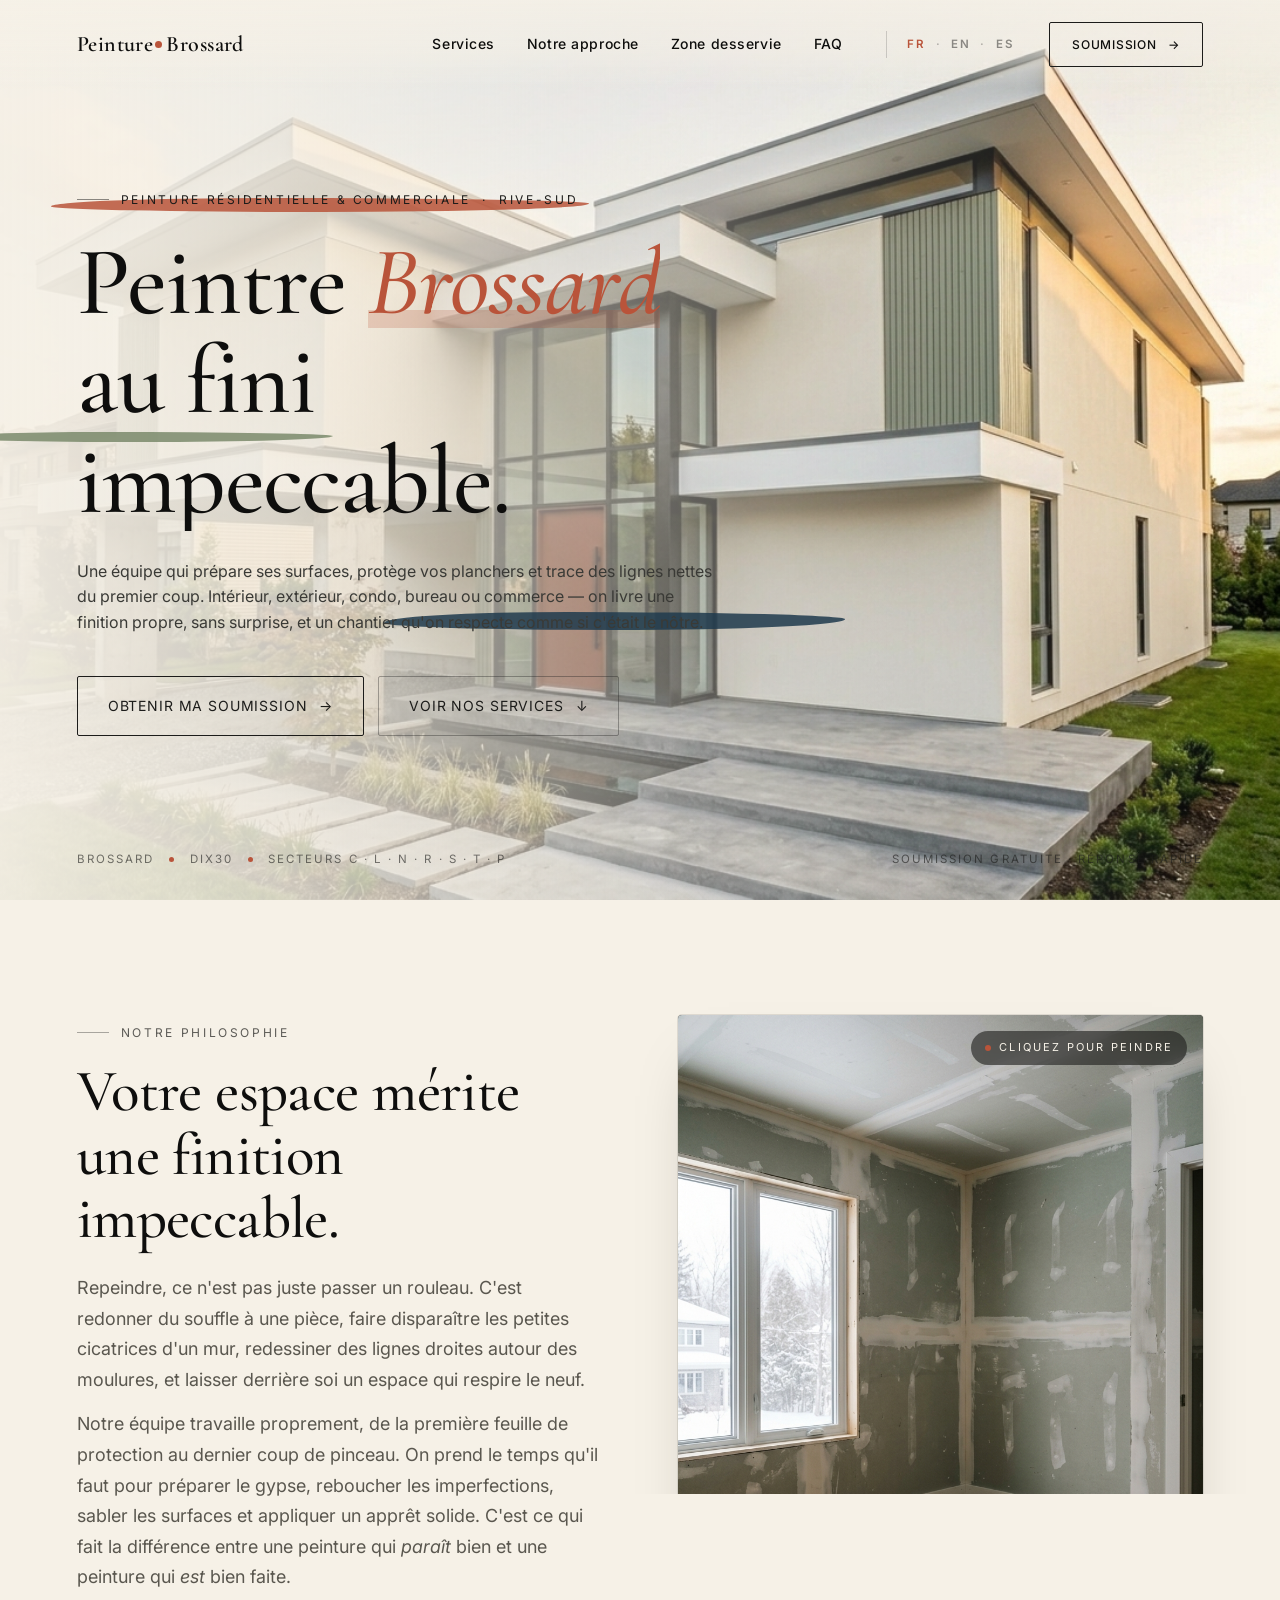
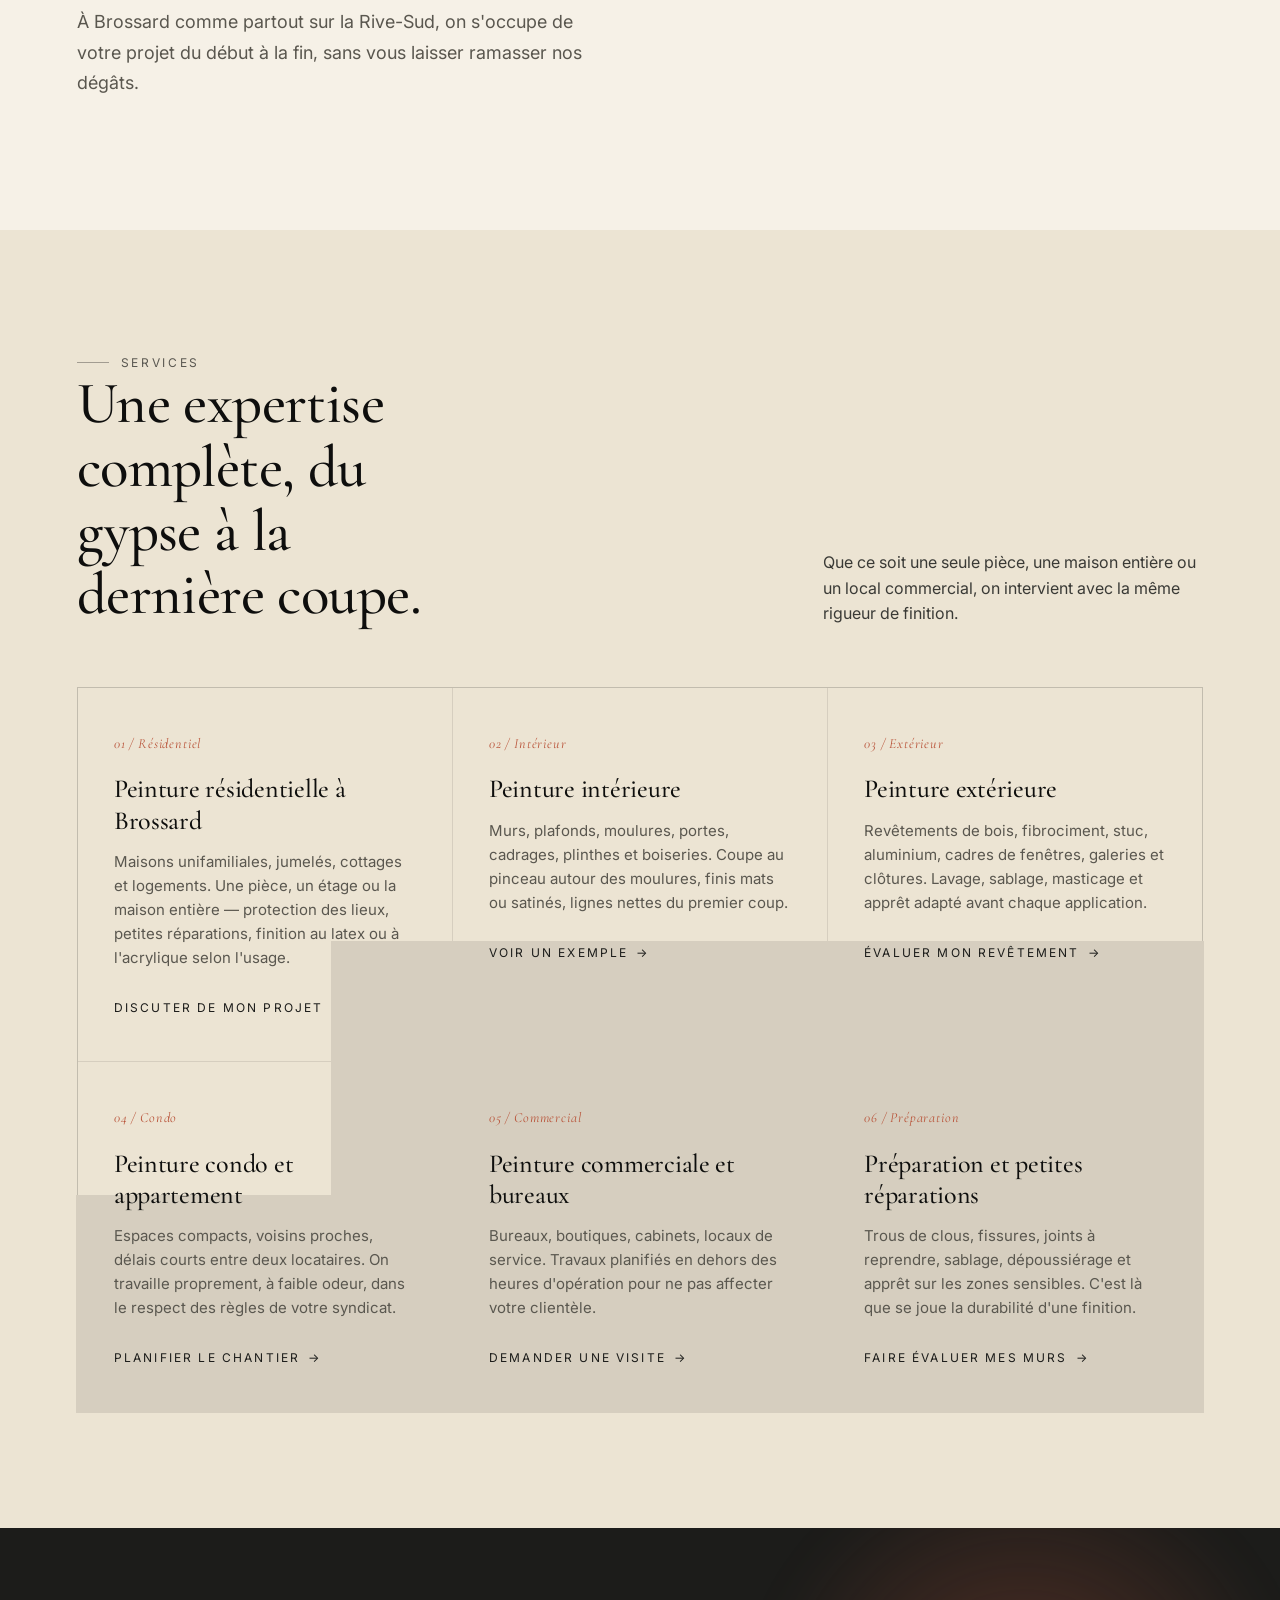
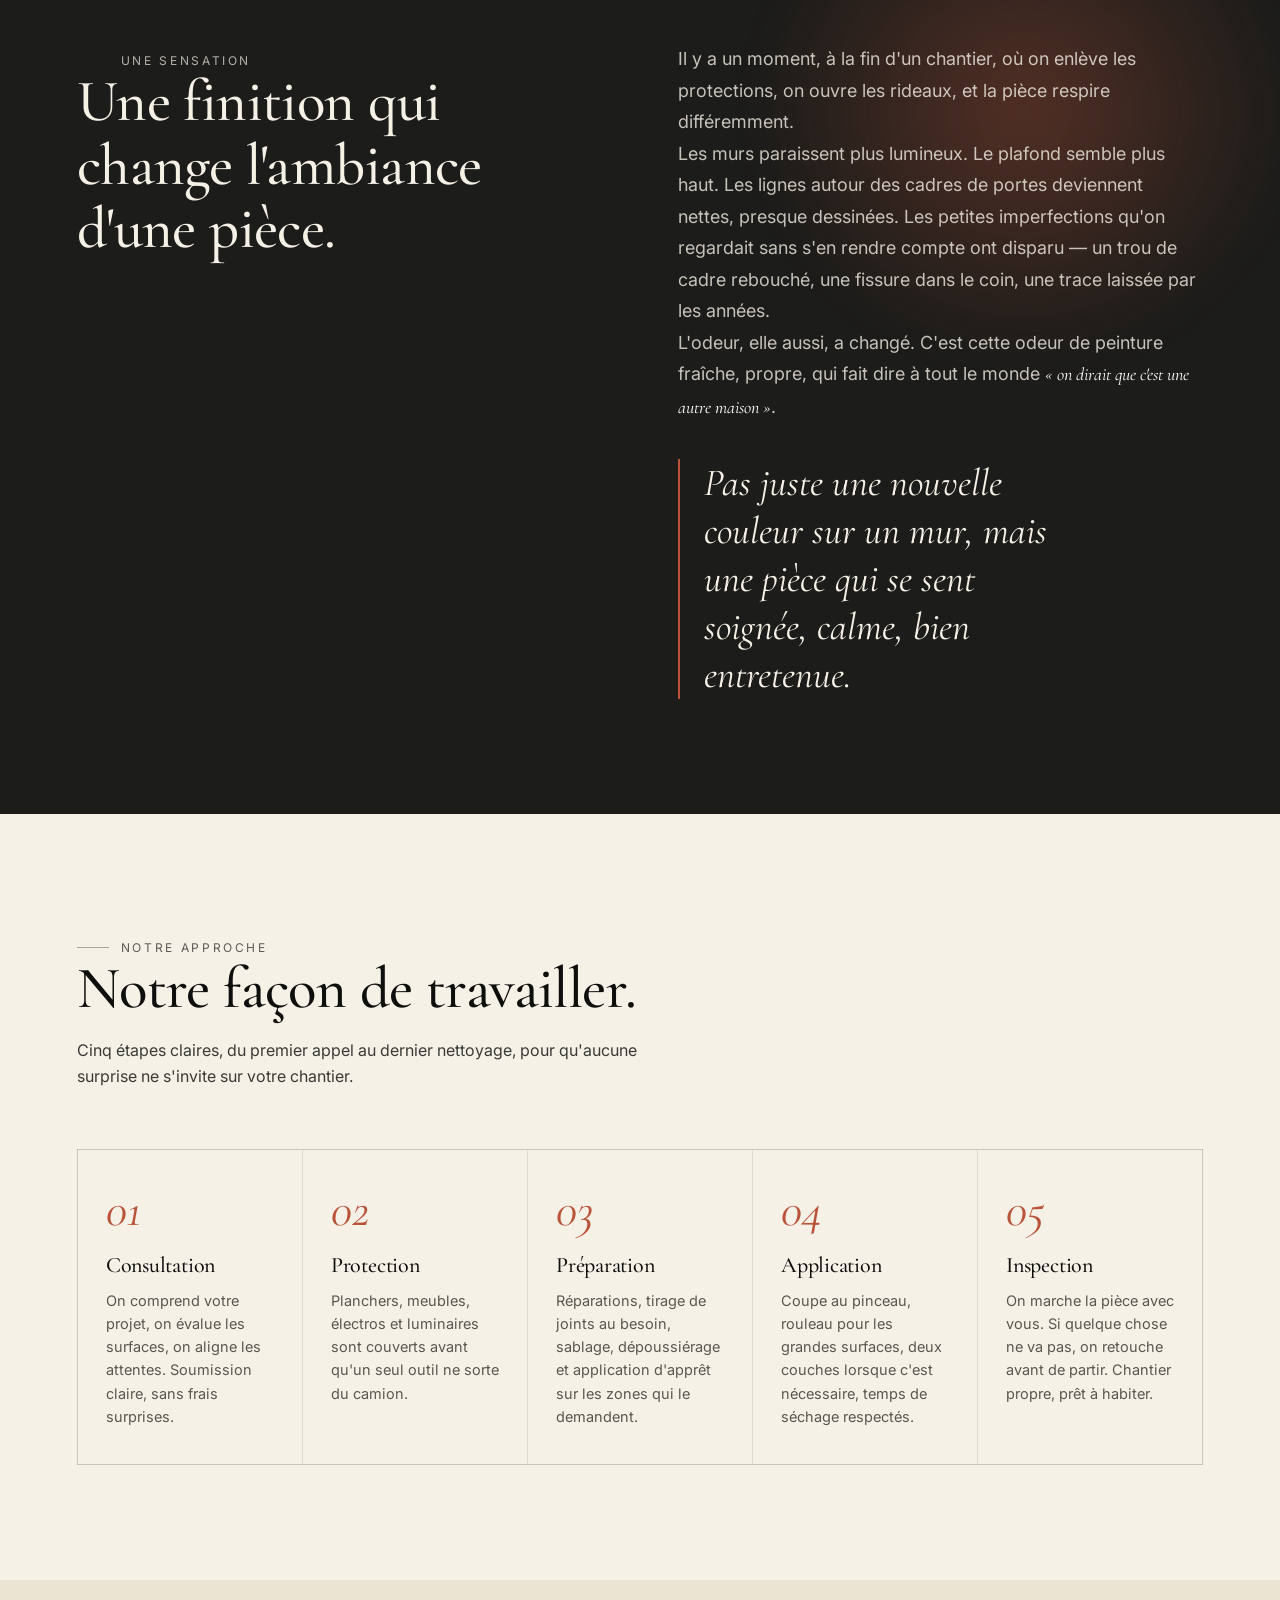
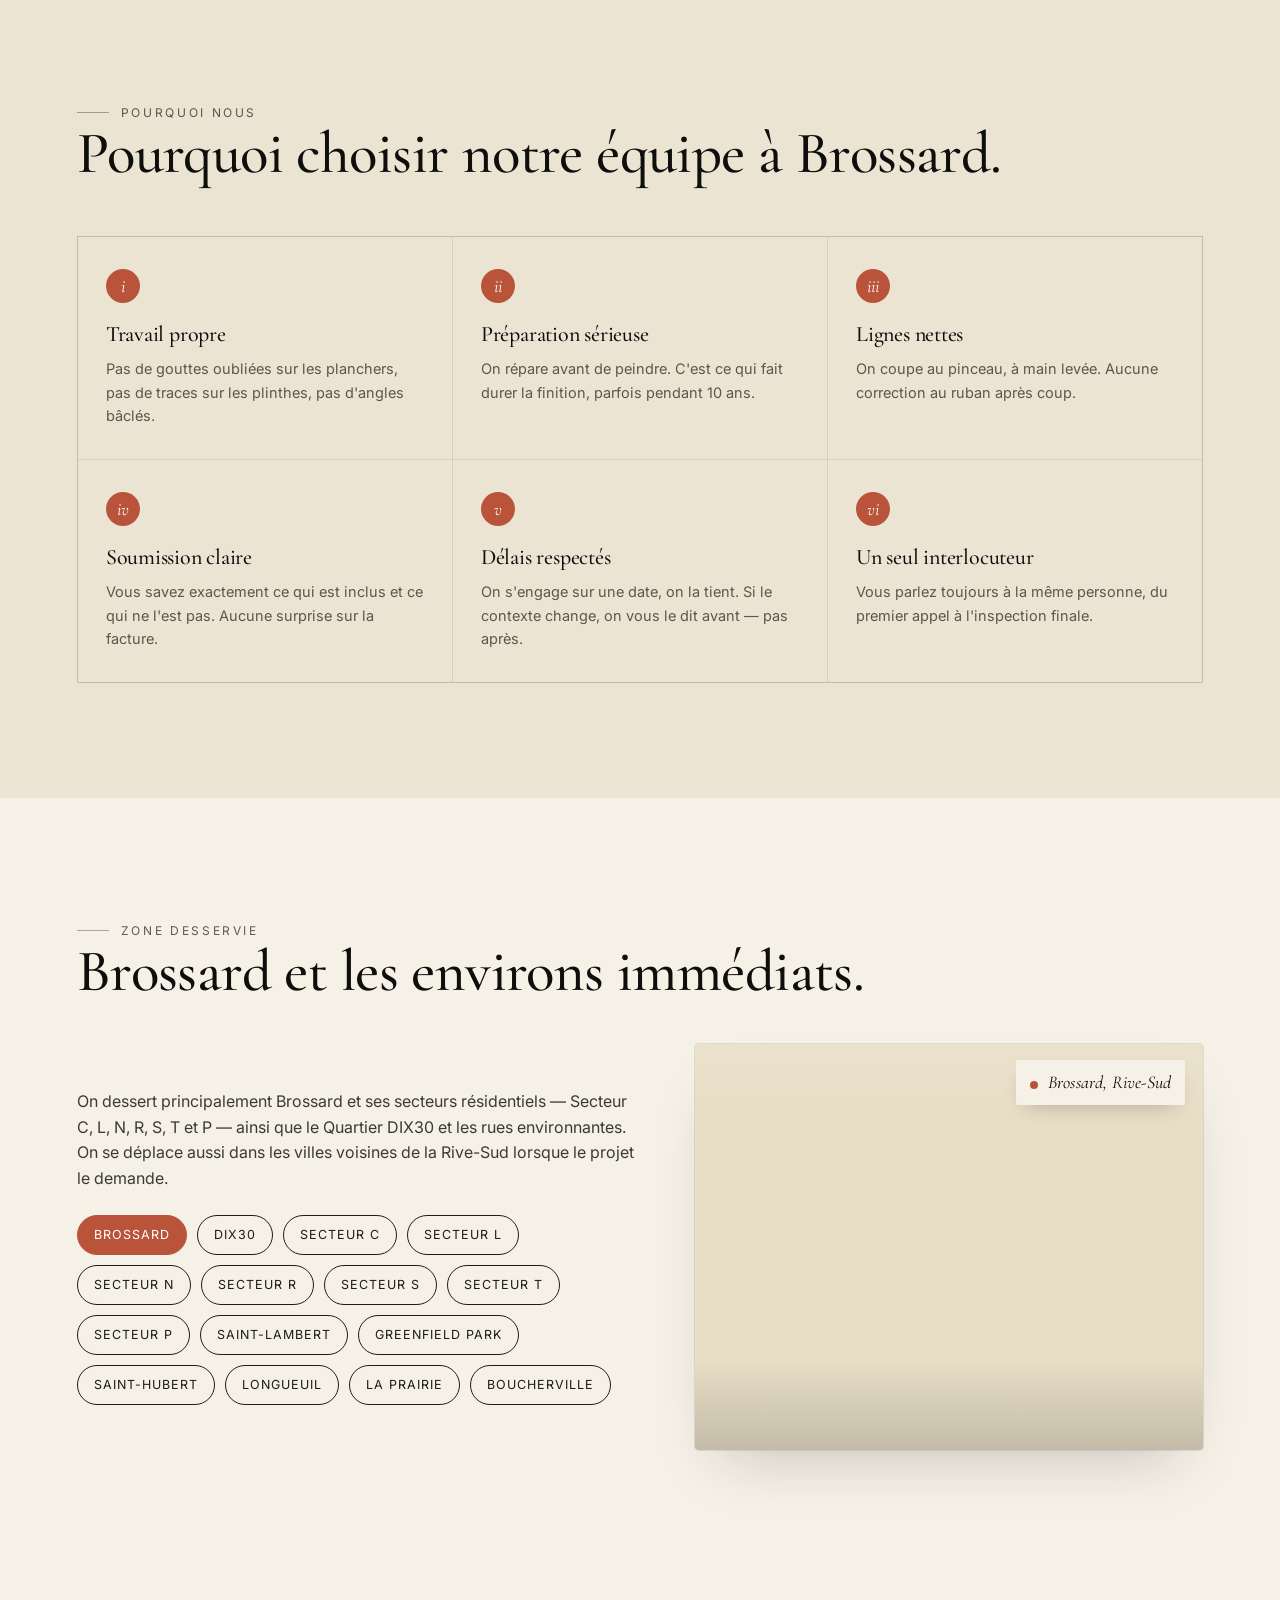
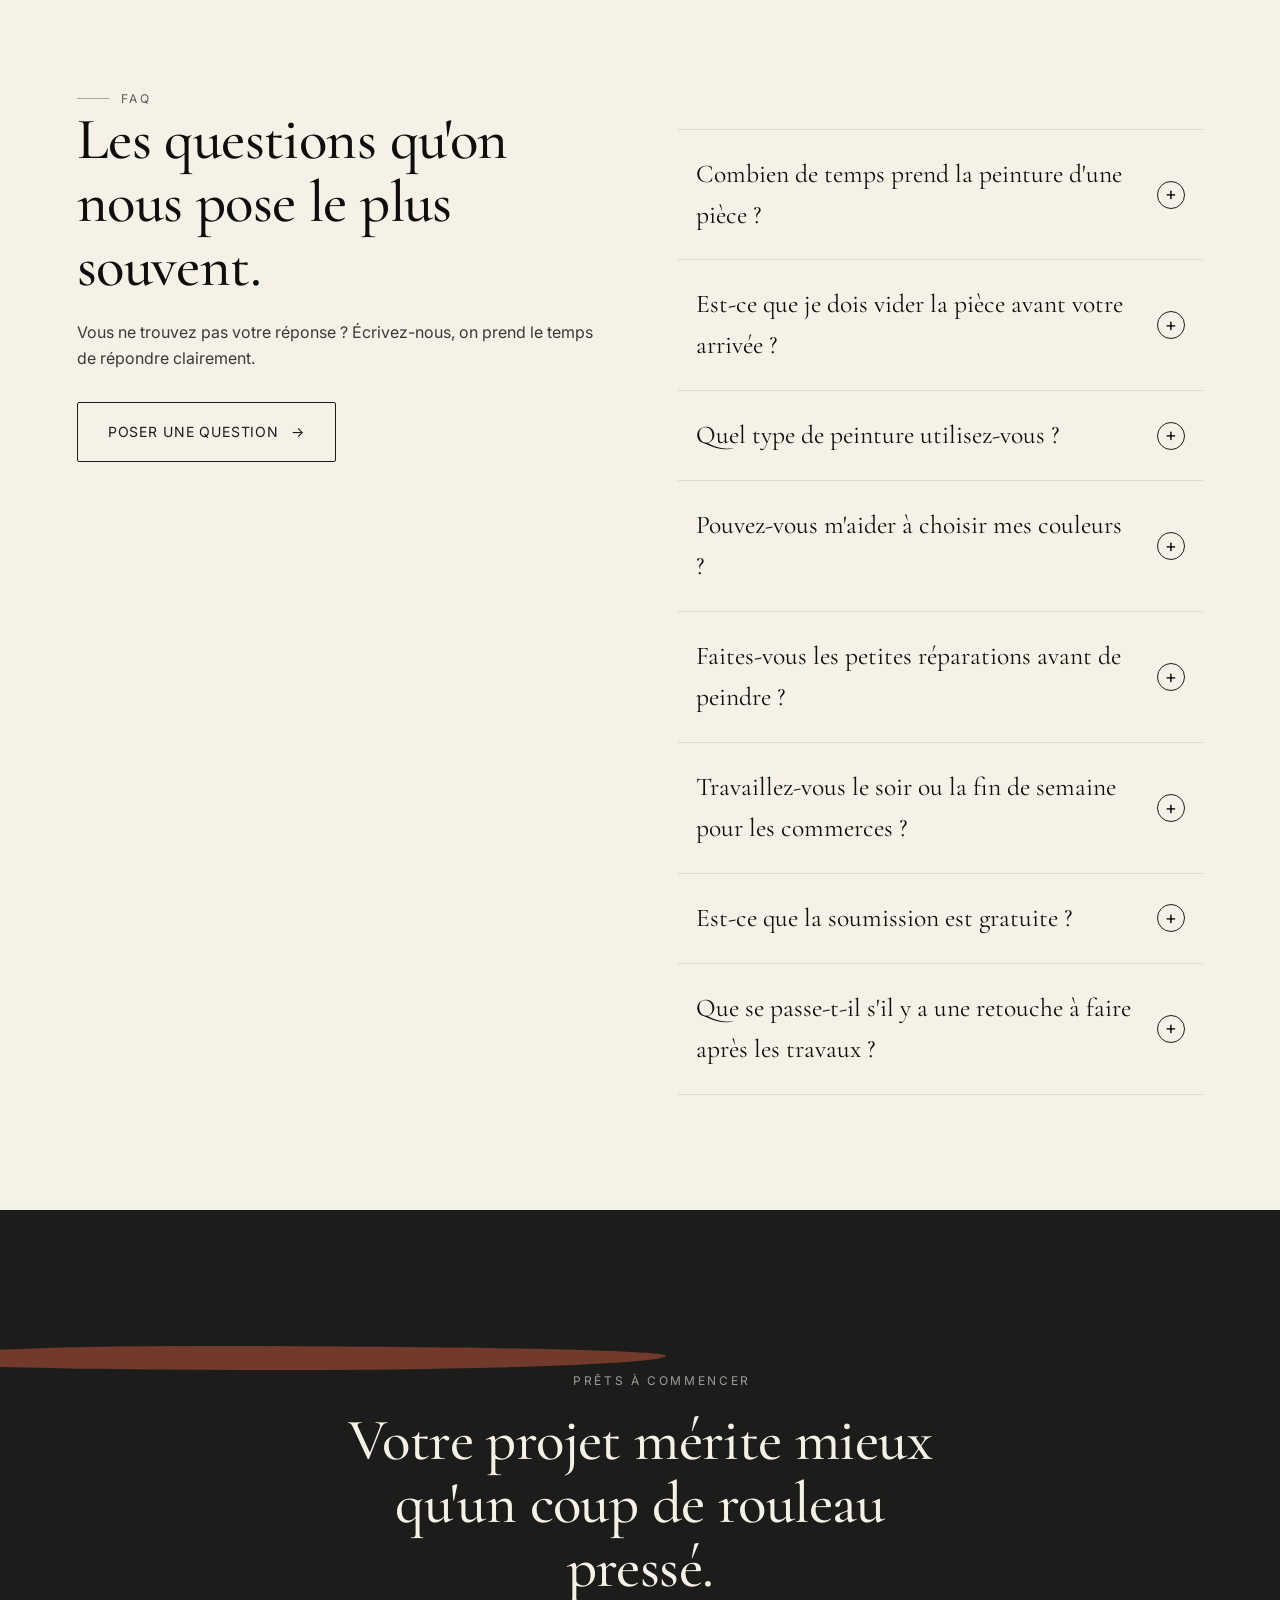
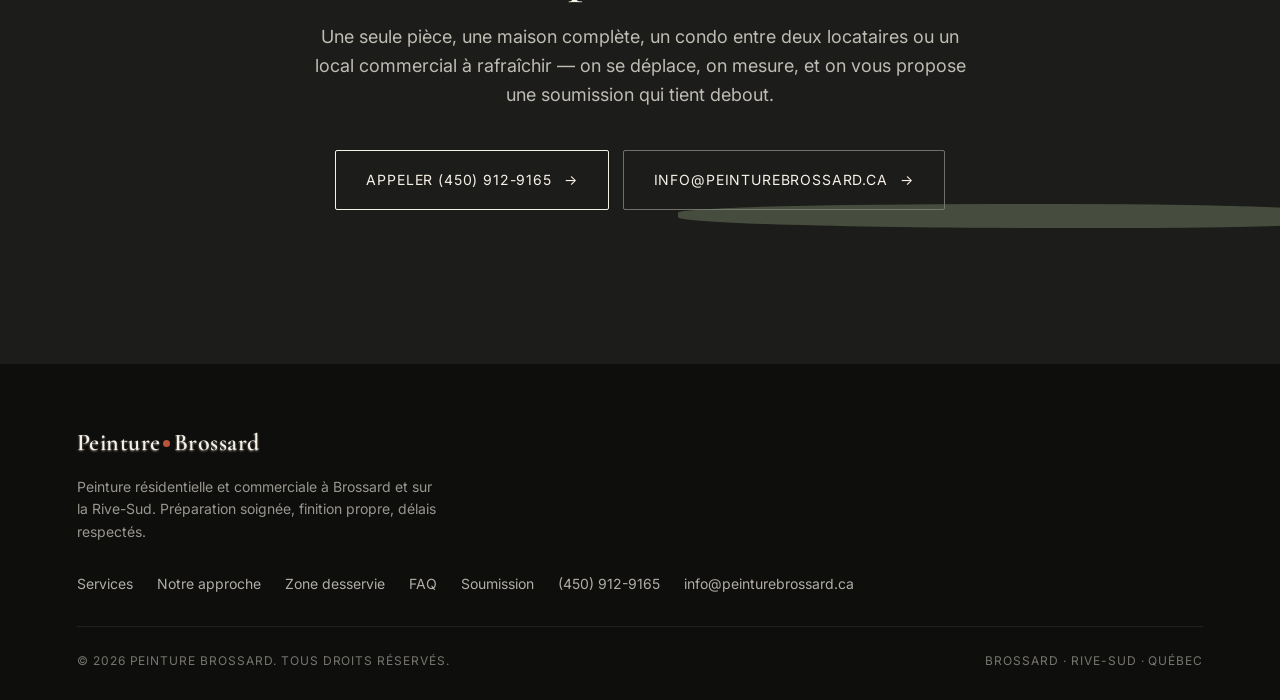
<file: index.html>
<!DOCTYPE html>
<html lang="fr-CA">
<head>
<meta charset="UTF-8" />
<meta name="viewport" content="width=device-width, initial-scale=1.0" />
<title>Peintre Brossard | Peinture résidentielle & commerciale</title>
<meta name="description" content="Peintre à Brossard pour la peinture intérieure, extérieure, condo et commerciale. Préparation soignée, lignes nettes, chantier propre. Soumission rapide." />

<link rel="alternate" hreflang="fr-CA" href="index.html" />
<link rel="alternate" hreflang="en-CA" href="en/index.html" />
<link rel="alternate" hreflang="es" href="es/index.html" />
<link rel="alternate" hreflang="x-default" href="index.html" />

<link rel="icon" type="image/svg+xml" href="/favicon.svg" />
<link rel="icon" type="image/png" sizes="32x32" href="/favicon.png" />
<link rel="apple-touch-icon" href="/apple-touch-icon.png" />
<link rel="manifest" href="/site.webmanifest" />
<meta name="theme-color" content="#1c1c1a" />

<link rel="preconnect" href="https://fonts.googleapis.com">
<link rel="preconnect" href="https://fonts.gstatic.com" crossorigin>
<link href="https://fonts.googleapis.com/css2?family=Cormorant+Garamond:ital,wght@0,400;0,500;0,600;1,400;1,500&family=Inter:wght@400;500;600&display=swap" rel="stylesheet">

<link rel="stylesheet" href="css/styles.css" />
</head>
<body>

<!-- Transition rouleau au chargement -->
<div class="roller-wipe" aria-hidden="true"></div>

<!-- =================== HEADER =================== -->
<header class="site-header">
  <a href="#top" class="brand" aria-label="Retour à l'accueil">
    Peinture<span class="dot"></span>Brossard
  </a>
  <nav class="nav" aria-label="Navigation principale">
    <a href="#services">Services</a>
    <a href="#process">Notre approche</a>
    <a href="#zone">Zone desservie</a>
    <a href="#faq">FAQ</a>
    <span class="lang-switch" aria-label="Choix de langue">
      <a href="index.html" class="active" hreflang="fr">FR</a>
      <span aria-hidden="true">·</span>
      <a href="en/index.html" hreflang="en">EN</a>
      <span aria-hidden="true">·</span>
      <a href="es/index.html" hreflang="es">ES</a>
    </span>
    <a href="#soumission" class="btn">
      <span class="label">Soumission</span>
      <span class="arrow" aria-hidden="true">→</span>
    </a>
  </nav>
</header>

<!-- =================== HERO =================== -->
<section id="top" class="hero" aria-label="Bienvenue">
  <!-- Fondo: casa antes/después con revelado automático -->
  <div class="hero-bg" aria-hidden="true">
    <img class="hero-house hero-before" src="img/house-before.jpg" alt="" fetchpriority="high" decoding="async">
    <img class="hero-house hero-after"  src="img/house-after.jpg"  alt="" fetchpriority="high" decoding="async">
    <span class="hero-paint-sweep"></span>
    <div class="hero-scrim"></div>
  </div>

  <div class="brush-layer" aria-hidden="true">
    <span class="brush b1"></span>
    <span class="brush b2"></span>
    <span class="brush b3"></span>
  </div>

  <div class="hero-content">
    <div class="eyebrow">Peinture résidentielle &amp; commerciale &nbsp;·&nbsp; Rive-Sud</div>

    <h1 class="hero-title" id="heroTitle">
      <span class="word"><span>Peintre</span></span>
      <span class="word"><span class="accent">Brossard</span></span><br/>
      <span class="word"><span>au fini</span></span>
      <span class="word"><span>impeccable.</span></span>
    </h1>

    <p class="hero-sub">
      Une équipe qui prépare ses surfaces, protège vos planchers et trace des lignes nettes du premier coup.
      Intérieur, extérieur, condo, bureau ou commerce — on livre une finition propre, sans surprise, et un chantier qu'on respecte comme si c'était le nôtre.
    </p>

    <div class="cta-row">
      <a href="#soumission" class="btn">
        <span class="label">Obtenir ma soumission</span>
        <span class="arrow" aria-hidden="true">→</span>
      </a>
      <a href="#services" class="btn secondary">
        <span class="label">Voir nos services</span>
        <span class="arrow" aria-hidden="true">↓</span>
      </a>
    </div>
  </div>

  <div class="hero-meta">
    <span>Brossard <span class="dot"></span> DIX30 <span class="dot"></span> Secteurs C · L · N · R · S · T · P</span>
    <span>Soumission gratuite · Réponse rapide</span>
  </div>
</section>

<!-- =================== INTRO =================== -->
<section class="container intro">
  <div class="narrow split">
    <div class="col-text" data-paint-in>
      <span class="eyebrow">Notre philosophie</span>
      <h2>Votre espace mérite une finition impeccable.</h2>
      <p>Repeindre, ce n'est pas juste passer un rouleau. C'est redonner du souffle à une pièce, faire disparaître les petites cicatrices d'un mur, redessiner des lignes droites autour des moulures, et laisser derrière soi un espace qui respire le neuf.</p>
      <p>Notre équipe travaille proprement, de la première feuille de protection au dernier coup de pinceau. On prend le temps qu'il faut pour préparer le gypse, reboucher les imperfections, sabler les surfaces et appliquer un apprêt solide. C'est ce qui fait la différence entre une peinture qui <em>paraît</em> bien et une peinture qui <em>est</em> bien faite.</p>
      <p>À Brossard comme partout sur la Rive-Sud, on s'occupe de votre projet du début à la fin, sans vous laisser ramasser nos dégâts.</p>
    </div>

    <div class="col-figure" data-paint-in>
      <figure class="intro-figure room-reveal" id="roomReveal" tabindex="0" role="button" aria-label="Cliquez pour peindre la pièce">
        <img class="room-img room-before-img" src="img/room-before.jpg" alt="Pièce avant la peinture, gypse non peint" />
        <img class="room-img room-after-img" src="img/room-after.jpg" alt="Pièce fraîchement peinte aux tons crème et sauge" />
        <span class="paint-sweep" aria-hidden="true"></span>
        <span class="room-hint">
          <span class="hint-text" data-default="Cliquez pour peindre" data-painted="Cliquez pour repeindre">Cliquez pour peindre</span>
        </span>
        <figcaption class="label">
          <span class="dot" aria-hidden="true"></span>
          <span class="label-text" data-default="Préparation · Application · Finition" data-painted="Une finition fraîche, propre, prête à habiter">Préparation · Application · Finition</span>
        </figcaption>
      </figure>
    </div>
  </div>
</section>

<!-- =================== SERVICES =================== -->
<section id="services" class="container services">
  <div class="narrow">
    <div class="header" data-paint-in>
      <div>
        <span class="eyebrow">Services</span>
        <h2>Une expertise complète, du gypse à la dernière coupe.</h2>
      </div>
      <p style="max-width:38ch">Que ce soit une seule pièce, une maison entière ou un local commercial, on intervient avec la même rigueur de finition.</p>
    </div>

    <div class="service-grid" data-paint-in>

      <article class="service-card">
        <span class="num">01 / Résidentiel</span>
        <h3>Peinture résidentielle à Brossard</h3>
        <p>Maisons unifamiliales, jumelés, cottages et logements. Une pièce, un étage ou la maison entière — protection des lieux, petites réparations, finition au latex ou à l'acrylique selon l'usage.</p>
        <a class="more" href="#soumission">Discuter de mon projet</a>
      </article>

      <article class="service-card">
        <span class="num">02 / Intérieur</span>
        <h3>Peinture intérieure</h3>
        <p>Murs, plafonds, moulures, portes, cadrages, plinthes et boiseries. Coupe au pinceau autour des moulures, finis mats ou satinés, lignes nettes du premier coup.</p>
        <a class="more" href="#soumission">Voir un exemple</a>
      </article>

      <article class="service-card">
        <span class="num">03 / Extérieur</span>
        <h3>Peinture extérieure</h3>
        <p>Revêtements de bois, fibrociment, stuc, aluminium, cadres de fenêtres, galeries et clôtures. Lavage, sablage, masticage et apprêt adapté avant chaque application.</p>
        <a class="more" href="#soumission">Évaluer mon revêtement</a>
      </article>

      <article class="service-card">
        <span class="num">04 / Condo</span>
        <h3>Peinture condo et appartement</h3>
        <p>Espaces compacts, voisins proches, délais courts entre deux locataires. On travaille proprement, à faible odeur, dans le respect des règles de votre syndicat.</p>
        <a class="more" href="#soumission">Planifier le chantier</a>
      </article>

      <article class="service-card">
        <span class="num">05 / Commercial</span>
        <h3>Peinture commerciale et bureaux</h3>
        <p>Bureaux, boutiques, cabinets, locaux de service. Travaux planifiés en dehors des heures d'opération pour ne pas affecter votre clientèle.</p>
        <a class="more" href="#soumission">Demander une visite</a>
      </article>

      <article class="service-card">
        <span class="num">06 / Préparation</span>
        <h3>Préparation et petites réparations</h3>
        <p>Trous de clous, fissures, joints à reprendre, sablage, dépoussiérage et apprêt sur les zones sensibles. C'est là que se joue la durabilité d'une finition.</p>
        <a class="more" href="#soumission">Faire évaluer mes murs</a>
      </article>

    </div>
  </div>
</section>

<!-- =================== SENSORY =================== -->
<section class="container sensory">
  <div class="narrow split">
    <div class="col-text" data-paint-in>
      <span class="eyebrow" style="opacity:.7;color:var(--cream)">Une sensation</span>
      <h2>Une finition qui change l'ambiance d'une pièce.</h2>
    </div>
    <div class="col-text" data-paint-in>
      <p>Il y a un moment, à la fin d'un chantier, où on enlève les protections, on ouvre les rideaux, et la pièce respire différemment.</p>
      <p>Les murs paraissent plus lumineux. Le plafond semble plus haut. Les lignes autour des cadres de portes deviennent nettes, presque dessinées. Les petites imperfections qu'on regardait sans s'en rendre compte ont disparu — un trou de cadre rebouché, une fissure dans le coin, une trace laissée par les années.</p>
      <p>L'odeur, elle aussi, a changé. C'est cette odeur de peinture fraîche, propre, qui fait dire à tout le monde <em>« on dirait que c'est une autre maison »</em>.</p>
      <blockquote class="pull">Pas juste une nouvelle couleur sur un mur, mais une pièce qui se sent soignée, calme, bien entretenue.</blockquote>
    </div>
  </div>
</section>

<!-- =================== PROCESS =================== -->
<section id="process" class="container process">
  <div class="narrow">
    <div data-paint-in>
      <span class="eyebrow">Notre approche</span>
      <h2>Notre façon de travailler.</h2>
      <p style="margin-top:18px;max-width:60ch">Cinq étapes claires, du premier appel au dernier nettoyage, pour qu'aucune surprise ne s'invite sur votre chantier.</p>
    </div>

    <div class="steps" data-paint-in>
      <div class="step">
        <div class="n">01</div>
        <h3>Consultation</h3>
        <p>On comprend votre projet, on évalue les surfaces, on aligne les attentes. Soumission claire, sans frais surprises.</p>
      </div>
      <div class="step">
        <div class="n">02</div>
        <h3>Protection</h3>
        <p>Planchers, meubles, électros et luminaires sont couverts avant qu'un seul outil ne sorte du camion.</p>
      </div>
      <div class="step">
        <div class="n">03</div>
        <h3>Préparation</h3>
        <p>Réparations, tirage de joints au besoin, sablage, dépoussiérage et application d'apprêt sur les zones qui le demandent.</p>
      </div>
      <div class="step">
        <div class="n">04</div>
        <h3>Application</h3>
        <p>Coupe au pinceau, rouleau pour les grandes surfaces, deux couches lorsque c'est nécessaire, temps de séchage respectés.</p>
      </div>
      <div class="step">
        <div class="n">05</div>
        <h3>Inspection</h3>
        <p>On marche la pièce avec vous. Si quelque chose ne va pas, on retouche avant de partir. Chantier propre, prêt à habiter.</p>
      </div>
    </div>
  </div>
</section>

<!-- =================== WHY =================== -->
<section class="container why">
  <div class="narrow">
    <div data-paint-in>
      <span class="eyebrow">Pourquoi nous</span>
      <h2>Pourquoi choisir notre équipe à Brossard.</h2>
    </div>

    <div class="grid" data-paint-in>
      <div class="why-item">
        <span class="ico">i</span>
        <h3>Travail propre</h3>
        <p>Pas de gouttes oubliées sur les planchers, pas de traces sur les plinthes, pas d'angles bâclés.</p>
      </div>
      <div class="why-item">
        <span class="ico">ii</span>
        <h3>Préparation sérieuse</h3>
        <p>On répare avant de peindre. C'est ce qui fait durer la finition, parfois pendant 10 ans.</p>
      </div>
      <div class="why-item">
        <span class="ico">iii</span>
        <h3>Lignes nettes</h3>
        <p>On coupe au pinceau, à main levée. Aucune correction au ruban après coup.</p>
      </div>
      <div class="why-item">
        <span class="ico">iv</span>
        <h3>Soumission claire</h3>
        <p>Vous savez exactement ce qui est inclus et ce qui ne l'est pas. Aucune surprise sur la facture.</p>
      </div>
      <div class="why-item">
        <span class="ico">v</span>
        <h3>Délais respectés</h3>
        <p>On s'engage sur une date, on la tient. Si le contexte change, on vous le dit avant — pas après.</p>
      </div>
      <div class="why-item">
        <span class="ico">vi</span>
        <h3>Un seul interlocuteur</h3>
        <p>Vous parlez toujours à la même personne, du premier appel à l'inspection finale.</p>
      </div>
    </div>
  </div>
</section>

<!-- =================== ZONE =================== -->
<section id="zone" class="container zone">
  <div class="narrow">
    <div data-paint-in>
      <span class="eyebrow">Zone desservie</span>
      <h2>Brossard et les environs immédiats.</h2>
    </div>

    <div class="map" data-paint-in>
      <div>
        <p>On dessert principalement Brossard et ses secteurs résidentiels — Secteur C, L, N, R, S, T et P — ainsi que le Quartier DIX30 et les rues environnantes. On se déplace aussi dans les villes voisines de la Rive-Sud lorsque le projet le demande.</p>

        <div class="tags" aria-label="Secteurs et villes desservies">
          <button type="button" class="tag active" data-q="Brossard, QC, Canada" data-zoom="12" data-label="Brossard, Rive-Sud">Brossard</button>
          <button type="button" class="tag" data-q="Quartier DIX30, Brossard, QC" data-zoom="15" data-label="Quartier DIX30">DIX30</button>
          <button type="button" class="tag" data-q="Secteur C, Brossard, QC" data-zoom="14" data-label="Secteur C — Brossard">Secteur C</button>
          <button type="button" class="tag" data-q="Secteur L, Brossard, QC" data-zoom="14" data-label="Secteur L — Brossard">Secteur L</button>
          <button type="button" class="tag" data-q="Secteur N, Brossard, QC" data-zoom="14" data-label="Secteur N — Brossard">Secteur N</button>
          <button type="button" class="tag" data-q="Secteur R, Brossard, QC" data-zoom="14" data-label="Secteur R — Brossard">Secteur R</button>
          <button type="button" class="tag" data-q="Secteur S, Brossard, QC" data-zoom="14" data-label="Secteur S — Brossard">Secteur S</button>
          <button type="button" class="tag" data-q="Secteur T, Brossard, QC" data-zoom="14" data-label="Secteur T — Brossard">Secteur T</button>
          <button type="button" class="tag" data-q="Secteur P, Brossard, QC" data-zoom="14" data-label="Secteur P — Brossard">Secteur P</button>
          <button type="button" class="tag" data-q="Saint-Lambert, QC, Canada" data-zoom="13" data-label="Saint-Lambert">Saint-Lambert</button>
          <button type="button" class="tag" data-q="Greenfield Park, Longueuil, QC" data-zoom="14" data-label="Greenfield Park">Greenfield Park</button>
          <button type="button" class="tag" data-q="Saint-Hubert, Longueuil, QC" data-zoom="13" data-label="Saint-Hubert">Saint-Hubert</button>
          <button type="button" class="tag" data-q="Longueuil, QC, Canada" data-zoom="12" data-label="Longueuil">Longueuil</button>
          <button type="button" class="tag" data-q="La Prairie, QC, Canada" data-zoom="13" data-label="La Prairie">La Prairie</button>
          <button type="button" class="tag" data-q="Boucherville, QC, Canada" data-zoom="13" data-label="Boucherville">Boucherville</button>
        </div>
      </div>

      <div class="map-figure">
        <iframe
          id="zoneMap"
          class="map-frame"
          src="https://www.google.com/maps?q=Brossard,QC,Canada&z=12&output=embed"
          loading="lazy"
          referrerpolicy="no-referrer-when-downgrade"
          title="Brossard sur la carte"
          allowfullscreen></iframe>
        <div class="map-overlay" aria-hidden="true">
          <span class="map-label" id="mapLabel">Brossard, Rive-Sud</span>
        </div>
      </div>
    </div>
  </div>
</section>

<!-- =================== FAQ =================== -->
<section id="faq" class="container faq">
  <div class="narrow split">
    <div data-paint-in>
      <span class="eyebrow">FAQ</span>
      <h2>Les questions qu'on nous pose le plus souvent.</h2>
      <p style="margin-top:22px">Vous ne trouvez pas votre réponse ? Écrivez-nous, on prend le temps de répondre clairement.</p>
      <a href="#soumission" class="btn" style="margin-top:30px">
        <span class="label">Poser une question</span>
        <span class="arrow" aria-hidden="true">→</span>
      </a>
    </div>

    <div class="list" data-paint-in>

      <div class="faq-item">
        <button aria-expanded="false">
          <span>Combien de temps prend la peinture d'une pièce ?</span>
          <span class="plus" aria-hidden="true">+</span>
        </button>
        <div class="answer"><p>Pour une chambre standard, on parle d'une à deux journées, selon l'état du gypse et le nombre de couches nécessaires. Une maison complète prend habituellement entre 4 et 10 jours ouvrables.</p></div>
      </div>

      <div class="faq-item">
        <button aria-expanded="false">
          <span>Est-ce que je dois vider la pièce avant votre arrivée ?</span>
          <span class="plus" aria-hidden="true">+</span>
        </button>
        <div class="answer"><p>Non. On déplace les meubles légers et on les protège sur place. Vous n'avez qu'à retirer les objets fragiles, les œuvres d'art et le contenu des tablettes.</p></div>
      </div>

      <div class="faq-item">
        <button aria-expanded="false">
          <span>Quel type de peinture utilisez-vous ?</span>
          <span class="plus" aria-hidden="true">+</span>
        </button>
        <div class="answer"><p>On utilise des peintures au latex et acrylique de qualité professionnelle, à faible odeur, adaptées à chaque pièce — cuisine, salle de bain, chambre, plafond ou extérieur.</p></div>
      </div>

      <div class="faq-item">
        <button aria-expanded="false">
          <span>Pouvez-vous m'aider à choisir mes couleurs ?</span>
          <span class="plus" aria-hidden="true">+</span>
        </button>
        <div class="answer"><p>Oui. On vous guide selon la lumière naturelle de la pièce, le mobilier en place et l'effet recherché. Vous restez la personne qui décide, mais jamais seule devant un éventail.</p></div>
      </div>

      <div class="faq-item">
        <button aria-expanded="false">
          <span>Faites-vous les petites réparations avant de peindre ?</span>
          <span class="plus" aria-hidden="true">+</span>
        </button>
        <div class="answer"><p>Oui. Trous de clous, fissures, coins abîmés, joints à retirer ou à refaire : on s'en occupe avant de passer à l'apprêt. Pour des dommages plus importants, on vous le mentionne avant de commencer.</p></div>
      </div>

      <div class="faq-item">
        <button aria-expanded="false">
          <span>Travaillez-vous le soir ou la fin de semaine pour les commerces ?</span>
          <span class="plus" aria-hidden="true">+</span>
        </button>
        <div class="answer"><p>Oui. Pour les bureaux et locaux commerciaux, on planifie les travaux en dehors des heures d'opération afin de ne pas affecter votre clientèle.</p></div>
      </div>

      <div class="faq-item">
        <button aria-expanded="false">
          <span>Est-ce que la soumission est gratuite ?</span>
          <span class="plus" aria-hidden="true">+</span>
        </button>
        <div class="answer"><p>Oui. On se déplace sans frais à Brossard et sur la Rive-Sud pour évaluer le projet et vous remettre une soumission claire.</p></div>
      </div>

      <div class="faq-item">
        <button aria-expanded="false">
          <span>Que se passe-t-il s'il y a une retouche à faire après les travaux ?</span>
          <span class="plus" aria-hidden="true">+</span>
        </button>
        <div class="answer"><p>On revient. Si quelque chose ne tient pas comme prévu ou qu'une retouche est nécessaire, on s'en occupe rapidement.</p></div>
      </div>

    </div>
  </div>
</section>

<!-- =================== CTA FINAL =================== -->
<section id="soumission" class="cta-final">
  <div data-paint-in>
    <span class="eyebrow" style="color:var(--cream);opacity:.6">Prêts à commencer</span>
    <h2 style="margin-top:18px">Votre projet mérite mieux qu'un coup de rouleau pressé.</h2>
    <p>Une seule pièce, une maison complète, un condo entre deux locataires ou un local commercial à rafraîchir — on se déplace, on mesure, et on vous propose une soumission qui tient debout.</p>
    <div class="cta-row">
      <a href="tel:+14509129165" class="btn invert">
        <span class="label">Appeler (450) 912-9165</span>
        <span class="arrow" aria-hidden="true">→</span>
      </a>
      <a href="mailto:info@peinturebrossard.ca" class="btn invert" style="border-color:rgba(246,241,231,.4)">
        <span class="label">info@peinturebrossard.ca</span>
        <span class="arrow" aria-hidden="true">→</span>
      </a>
    </div>
  </div>
</section>

<!-- =================== FOOTER =================== -->
<footer class="site-footer">
  <div class="narrow">
    <div class="row">
      <div>
        <div class="brand">Peinture<span class="dot" style="display:inline-block;width:7px;height:7px;background:var(--terracotta);border-radius:50%;margin:0 4px 4px 2px;vertical-align:middle"></span>Brossard</div>
        <p style="margin-top:14px;font-size:14px;max-width:40ch;color:rgba(246,241,231,.6)">Peinture résidentielle et commerciale à Brossard et sur la Rive-Sud. Préparation soignée, finition propre, délais respectés.</p>
      </div>
      <div class="links">
        <a href="#services">Services</a>
        <a href="#process">Notre approche</a>
        <a href="#zone">Zone desservie</a>
        <a href="#faq">FAQ</a>
        <a href="#soumission">Soumission</a>
        <a href="tel:+14509129165">(450) 912-9165</a>
        <a href="mailto:info@peinturebrossard.ca">info@peinturebrossard.ca</a>
      </div>
    </div>
    <div class="legal">
      <span>© <span id="year">2026</span> Peinture Brossard. Tous droits réservés.</span>
      <span>Brossard · Rive-Sud · Québec</span>
    </div>
  </div>
</footer>

<script src="js/main.js"></script>
</body>
</html>
</file>
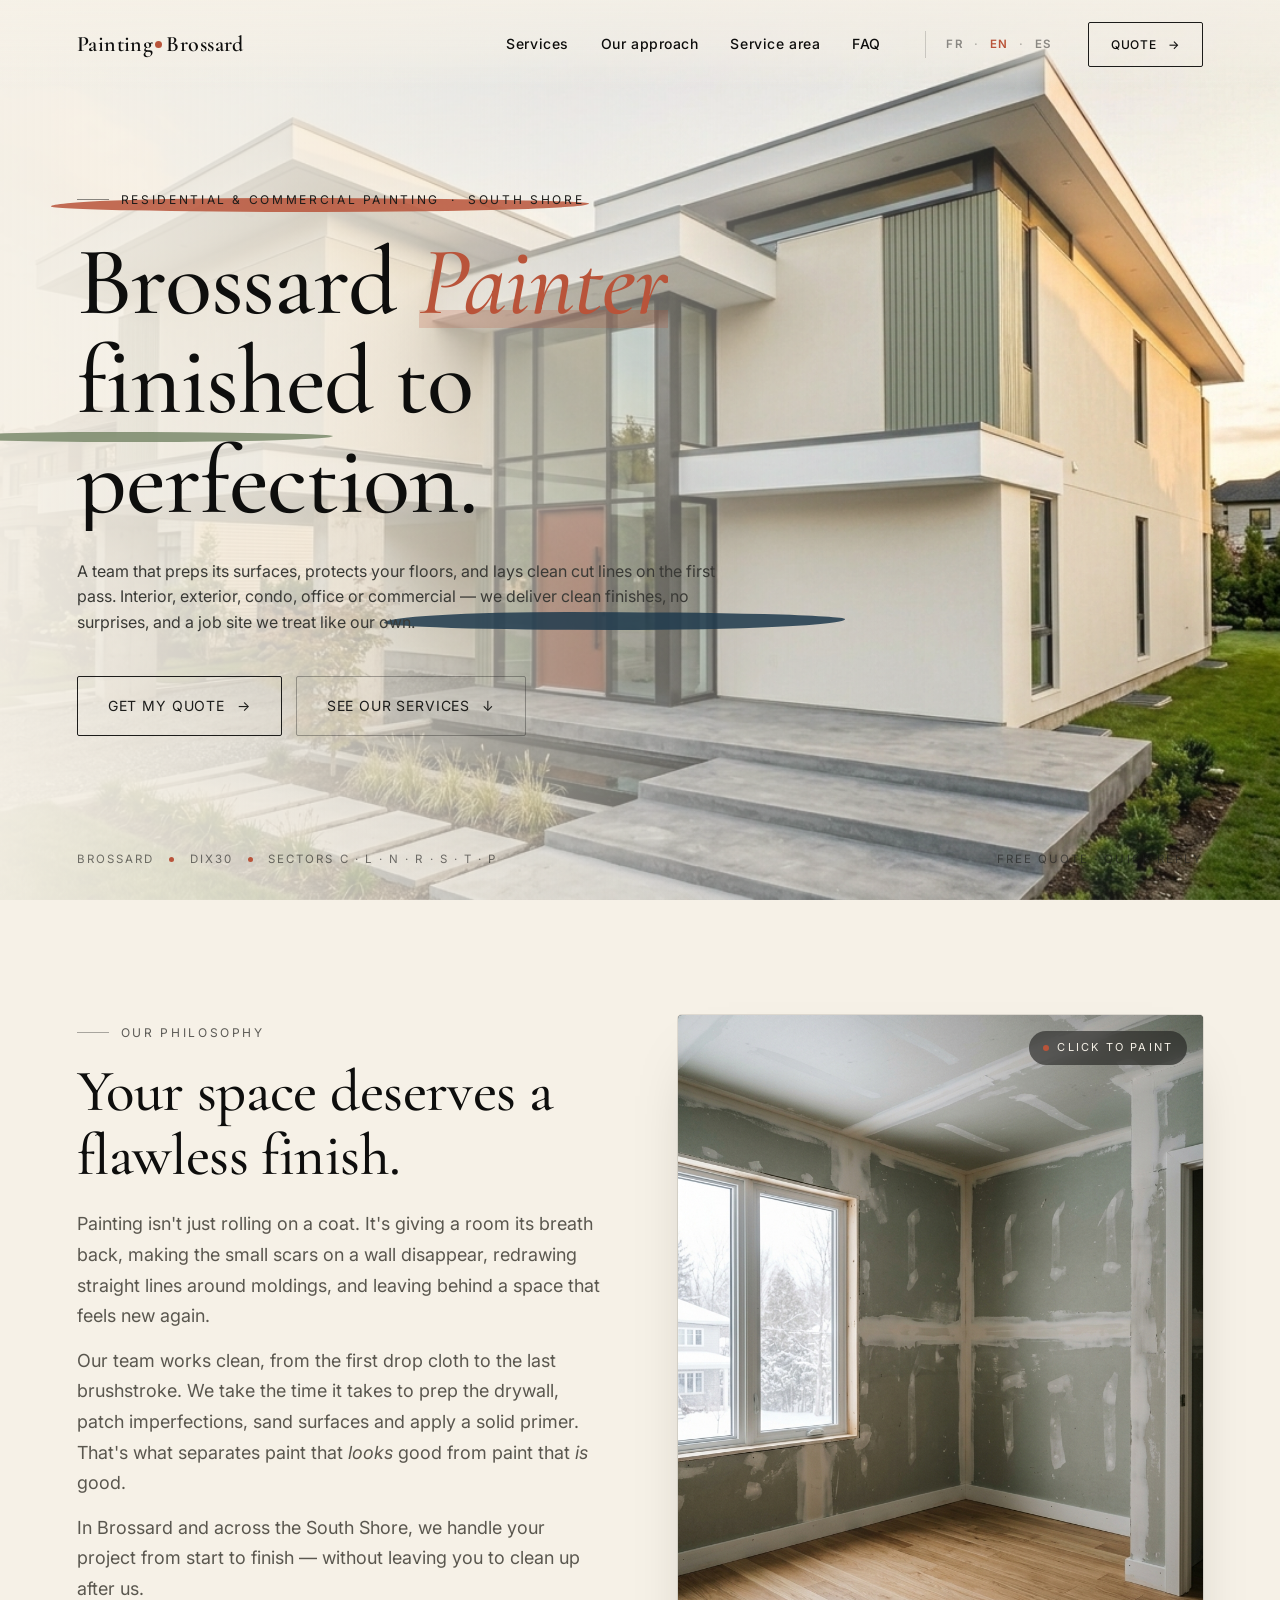
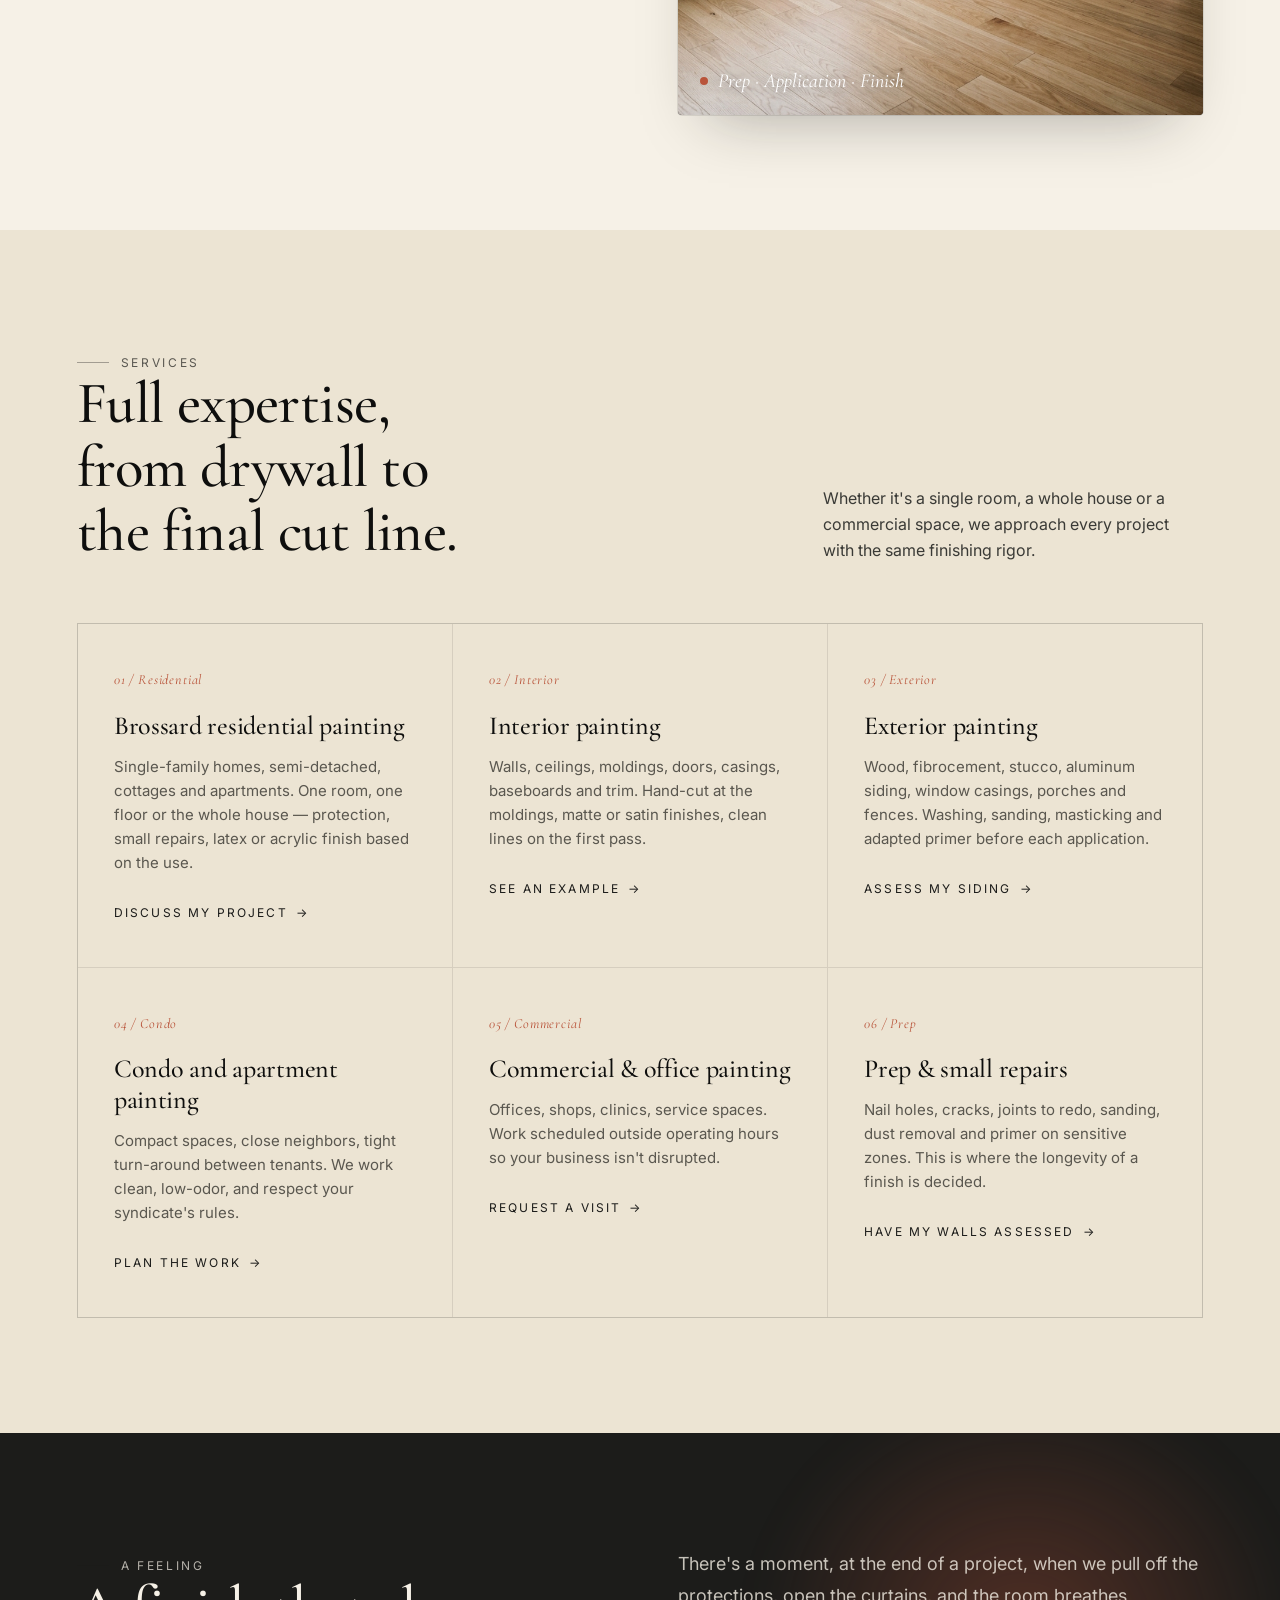
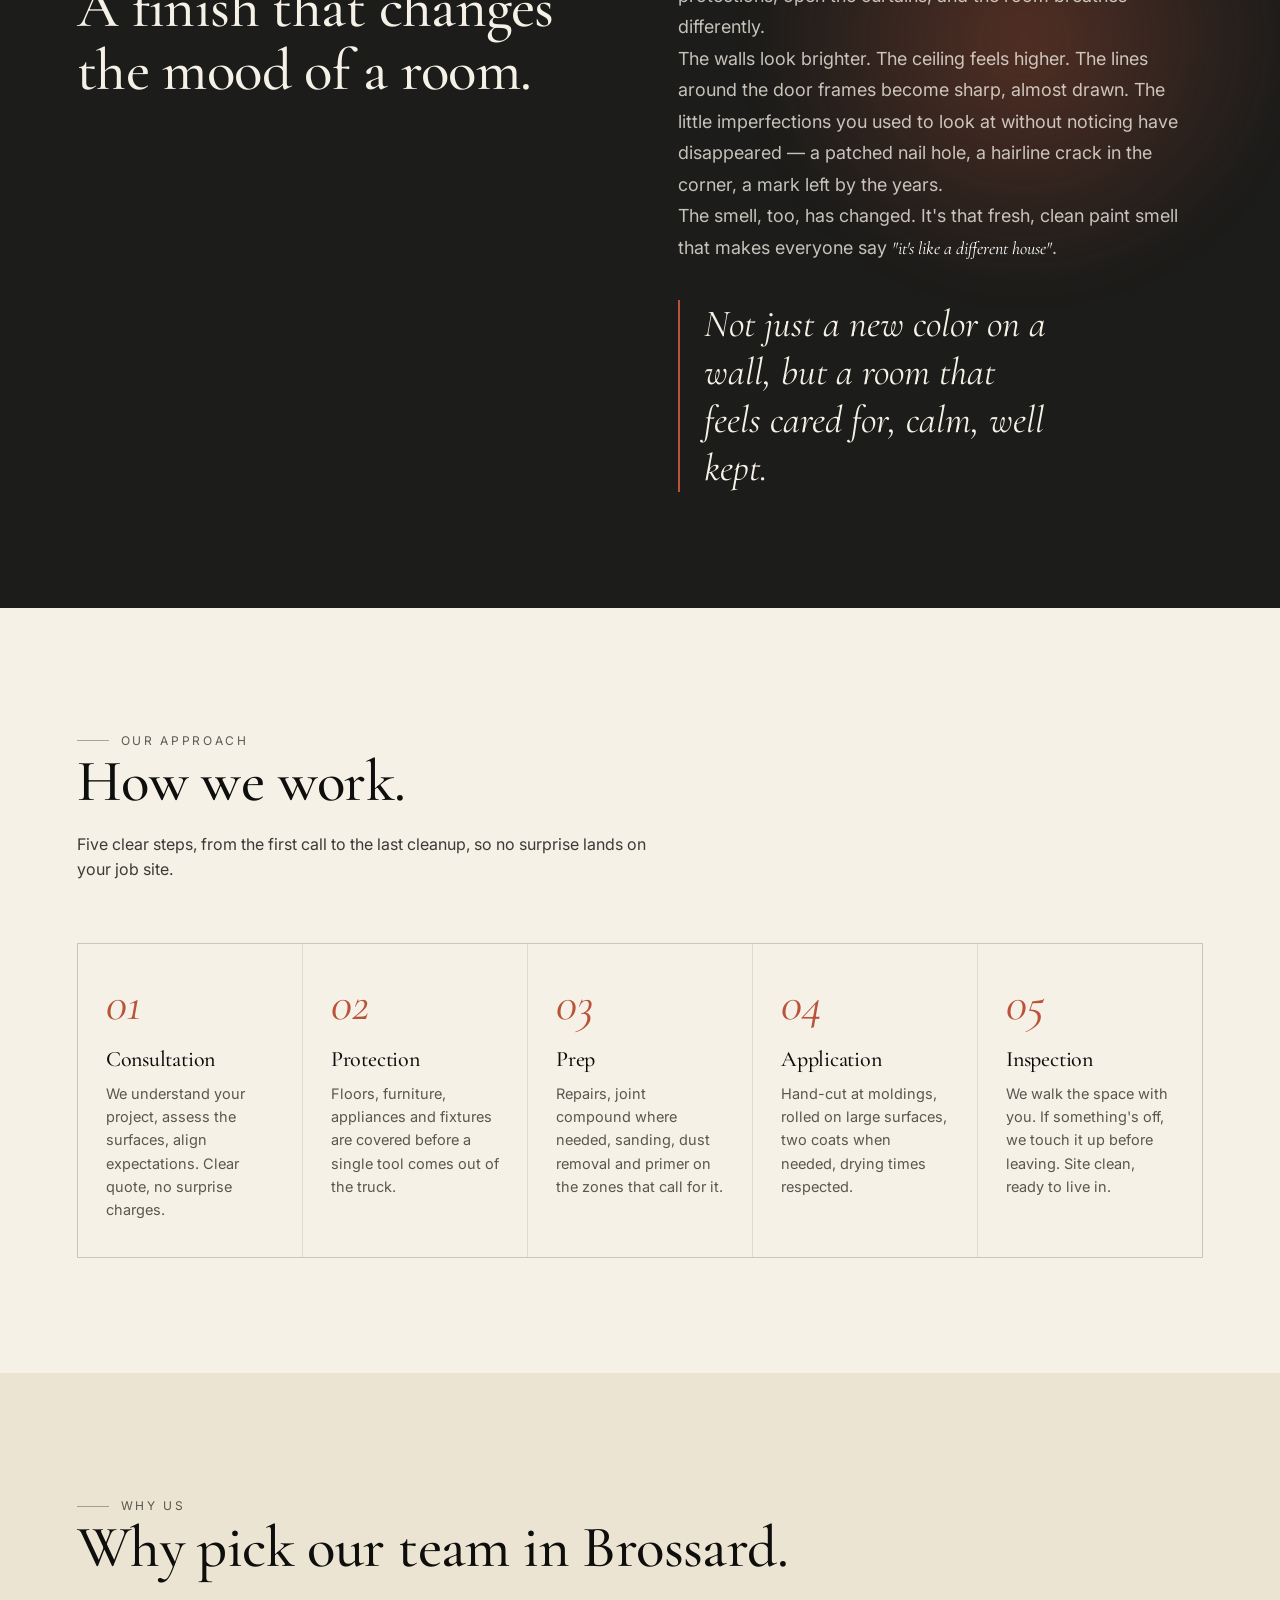
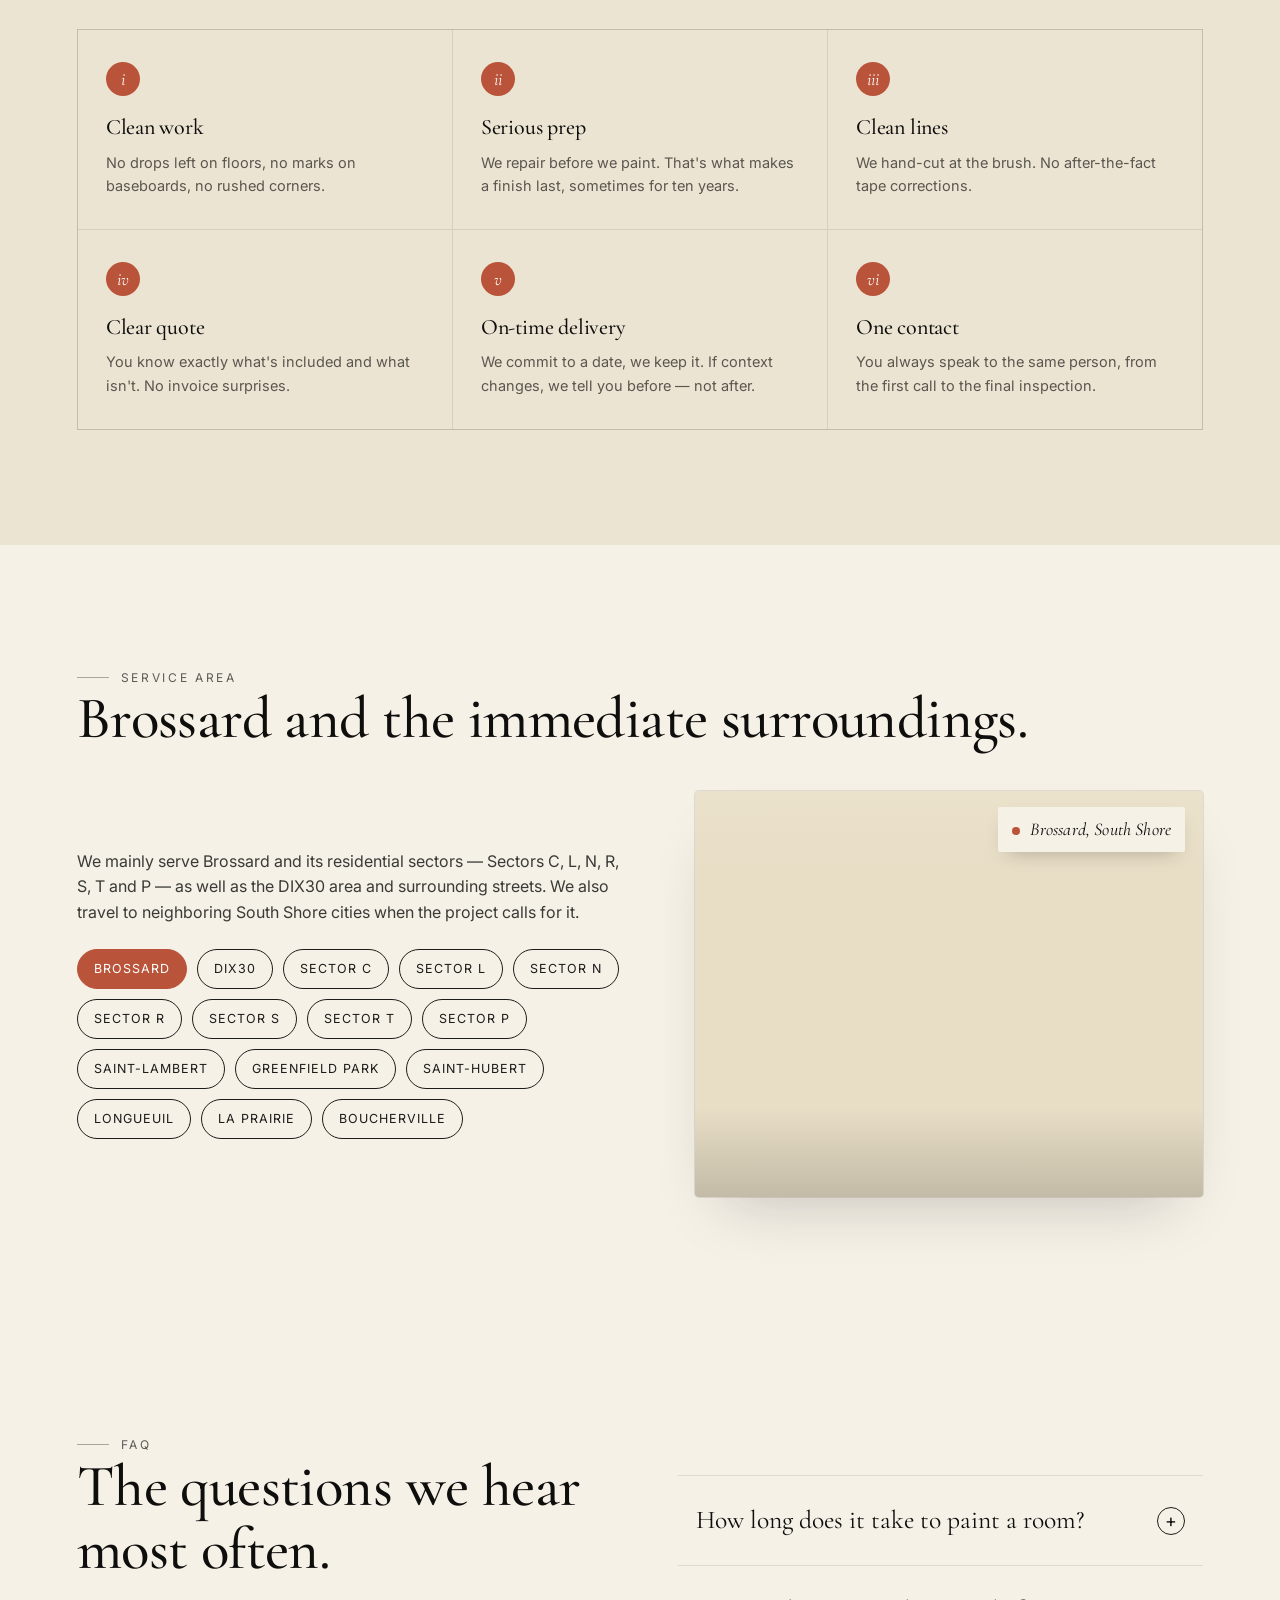
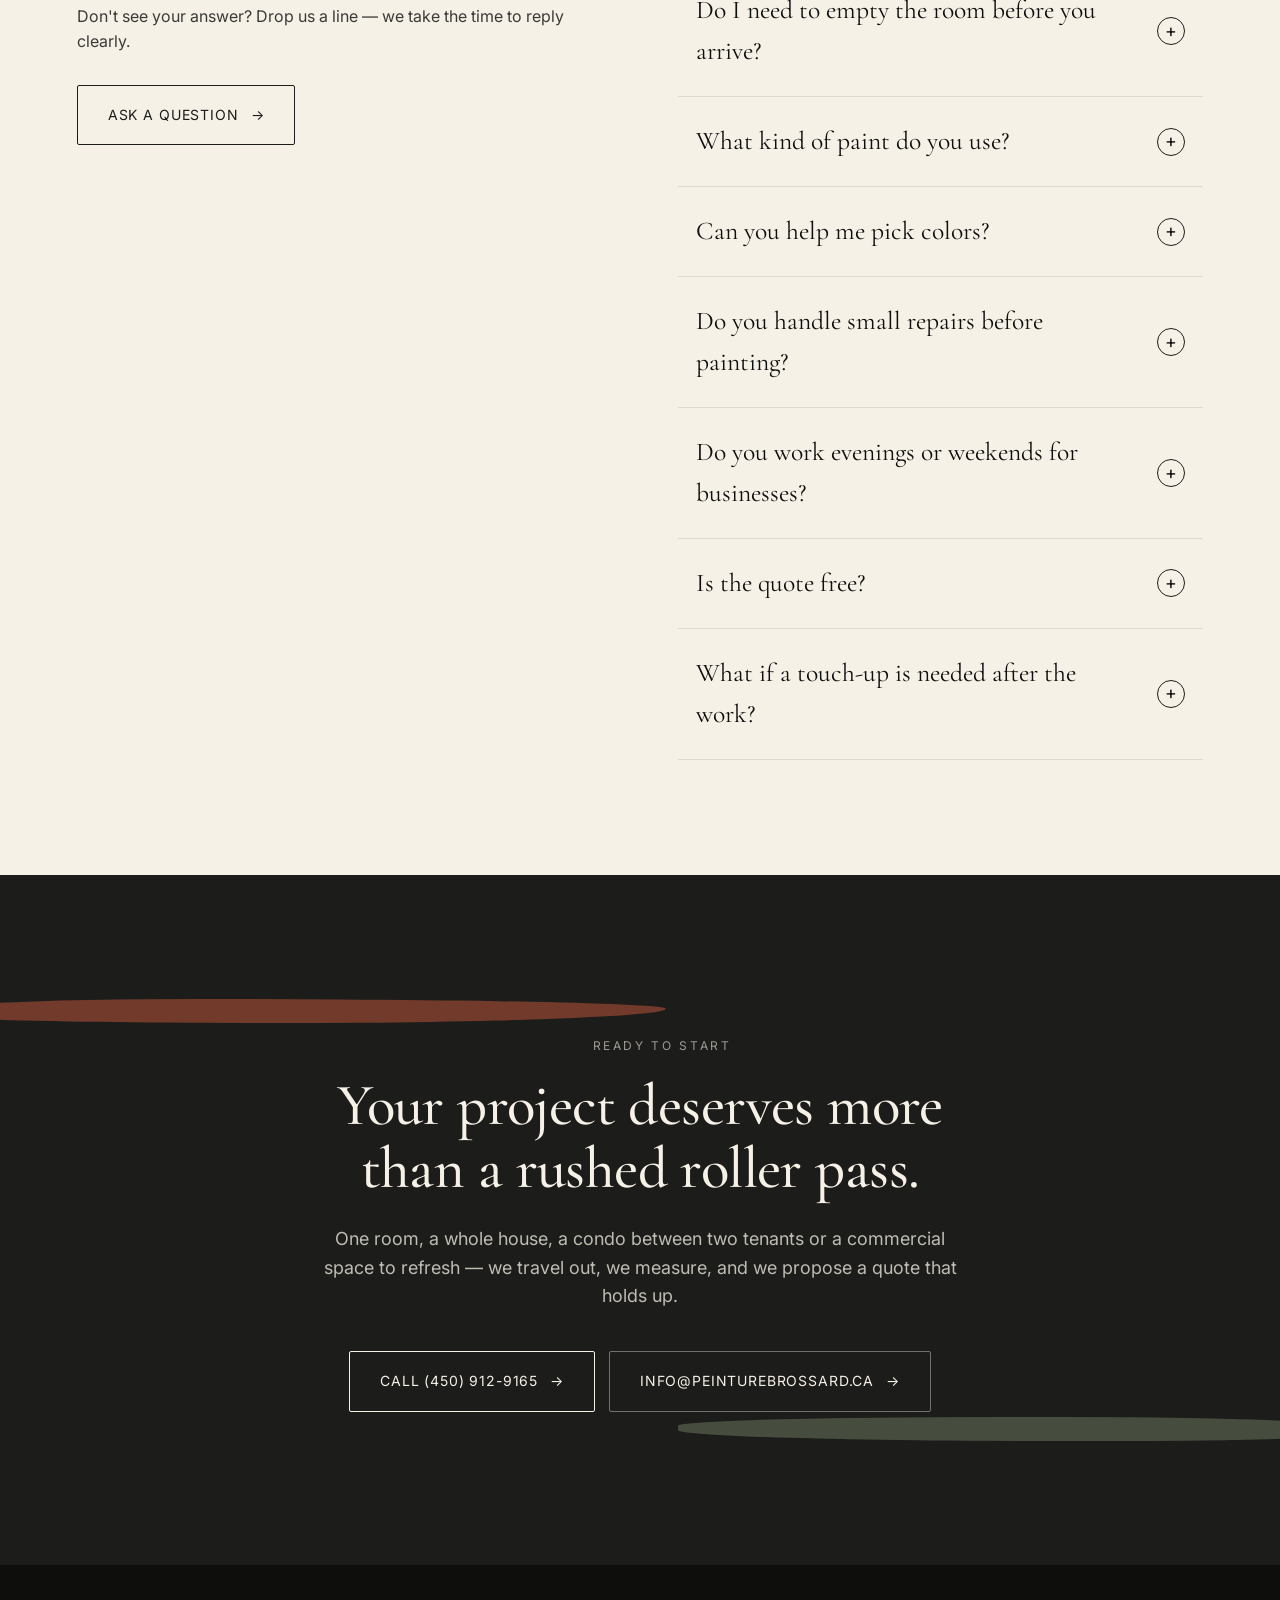
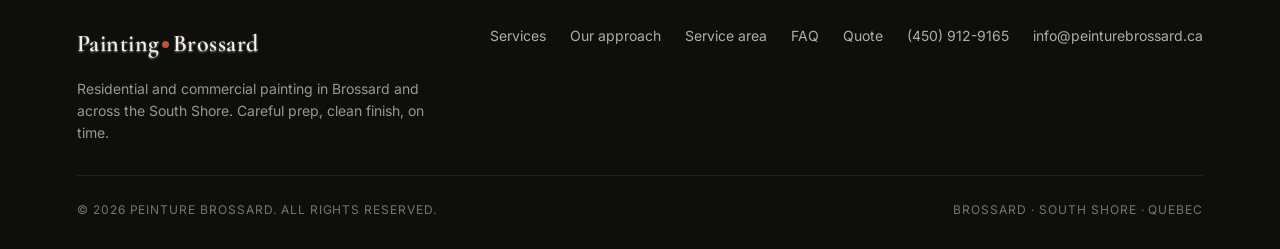
<file: en/index.html>
<!DOCTYPE html>
<html lang="en-CA">
<head>
<meta charset="UTF-8" />
<meta name="viewport" content="width=device-width, initial-scale=1.0" />
<title>Brossard Painter | Residential & Commercial Painting</title>
<meta name="description" content="Painter in Brossard for interior, exterior, condo and commercial projects. Careful prep, clean cut lines, tidy job site. Free quote on the South Shore." />

<link rel="alternate" hreflang="fr-CA" href="../index.html" />
<link rel="alternate" hreflang="en-CA" href="index.html" />
<link rel="alternate" hreflang="es" href="../es/index.html" />

<link rel="icon" type="image/svg+xml" href="/favicon.svg" />
<link rel="icon" type="image/png" sizes="32x32" href="/favicon.png" />
<link rel="apple-touch-icon" href="/apple-touch-icon.png" />
<link rel="manifest" href="/site.webmanifest" />
<meta name="theme-color" content="#1c1c1a" />

<link rel="preconnect" href="https://fonts.googleapis.com">
<link rel="preconnect" href="https://fonts.gstatic.com" crossorigin>
<link href="https://fonts.googleapis.com/css2?family=Cormorant+Garamond:ital,wght@0,400;0,500;0,600;1,400;1,500&family=Inter:wght@400;500;600&display=swap" rel="stylesheet">

<link rel="stylesheet" href="../css/styles.css" />
</head>
<body>

<div class="roller-wipe" aria-hidden="true"></div>

<!-- =================== HEADER =================== -->
<header class="site-header">
  <a href="#top" class="brand" aria-label="Back to home">
    Painting<span class="dot"></span>Brossard
  </a>
  <nav class="nav" aria-label="Main navigation">
    <a href="#services">Services</a>
    <a href="#process">Our approach</a>
    <a href="#zone">Service area</a>
    <a href="#faq">FAQ</a>
    <span class="lang-switch" aria-label="Language">
      <a href="../index.html" hreflang="fr">FR</a>
      <span aria-hidden="true">·</span>
      <a href="index.html" class="active" hreflang="en">EN</a>
      <span aria-hidden="true">·</span>
      <a href="../es/index.html" hreflang="es">ES</a>
    </span>
    <a href="#quote" class="btn">
      <span class="label">Quote</span>
      <span class="arrow" aria-hidden="true">→</span>
    </a>
  </nav>
</header>

<!-- =================== HERO =================== -->
<section id="top" class="hero" aria-label="Welcome">
  <div class="hero-bg" aria-hidden="true">
    <img class="hero-house hero-before" src="../img/house-before.jpg" alt="" fetchpriority="high" decoding="async">
    <img class="hero-house hero-after"  src="../img/house-after.jpg"  alt="" fetchpriority="high" decoding="async">
    <span class="hero-paint-sweep"></span>
    <div class="hero-scrim"></div>
  </div>

  <div class="brush-layer" aria-hidden="true">
    <span class="brush b1"></span>
    <span class="brush b2"></span>
    <span class="brush b3"></span>
  </div>

  <div class="hero-content">
    <div class="eyebrow">Residential &amp; Commercial Painting &nbsp;·&nbsp; South Shore</div>

    <h1 class="hero-title" id="heroTitle">
      <span class="word"><span>Brossard</span></span>
      <span class="word"><span class="accent">Painter</span></span><br/>
      <span class="word"><span>finished to</span></span>
      <span class="word"><span>perfection.</span></span>
    </h1>

    <p class="hero-sub">
      A team that preps its surfaces, protects your floors, and lays clean cut lines on the first pass.
      Interior, exterior, condo, office or commercial — we deliver clean finishes, no surprises, and a job site we treat like our own.
    </p>

    <div class="cta-row">
      <a href="#quote" class="btn">
        <span class="label">Get my quote</span>
        <span class="arrow" aria-hidden="true">→</span>
      </a>
      <a href="#services" class="btn secondary">
        <span class="label">See our services</span>
        <span class="arrow" aria-hidden="true">↓</span>
      </a>
    </div>
  </div>

  <div class="hero-meta">
    <span>Brossard <span class="dot"></span> DIX30 <span class="dot"></span> Sectors C · L · N · R · S · T · P</span>
    <span>Free quote · Quick reply</span>
  </div>
</section>

<!-- =================== INTRO =================== -->
<section class="container intro">
  <div class="narrow split">
    <div class="col-text" data-paint-in>
      <span class="eyebrow">Our philosophy</span>
      <h2>Your space deserves a flawless finish.</h2>
      <p>Painting isn't just rolling on a coat. It's giving a room its breath back, making the small scars on a wall disappear, redrawing straight lines around moldings, and leaving behind a space that feels new again.</p>
      <p>Our team works clean, from the first drop cloth to the last brushstroke. We take the time it takes to prep the drywall, patch imperfections, sand surfaces and apply a solid primer. That's what separates paint that <em>looks</em> good from paint that <em>is</em> good.</p>
      <p>In Brossard and across the South Shore, we handle your project from start to finish — without leaving you to clean up after us.</p>
    </div>

    <div class="col-figure" data-paint-in>
      <figure class="intro-figure room-reveal" id="roomReveal" tabindex="0" role="button" aria-label="Click to paint the room">
        <img class="room-img room-before-img" src="../img/room-before.jpg" alt="Room before painting, bare drywall" />
        <img class="room-img room-after-img" src="../img/room-after.jpg" alt="Freshly painted room in cream and sage tones" />
        <span class="paint-sweep" aria-hidden="true"></span>
        <span class="room-hint">
          <span class="hint-text" data-default="Click to paint" data-painted="Click to repaint">Click to paint</span>
        </span>
        <figcaption class="label">
          <span class="dot" aria-hidden="true"></span>
          <span class="label-text" data-default="Prep · Application · Finish" data-painted="A fresh, clean finish, ready to live in">Prep · Application · Finish</span>
        </figcaption>
      </figure>
    </div>
  </div>
</section>

<!-- =================== SERVICES =================== -->
<section id="services" class="container services">
  <div class="narrow">
    <div class="header" data-paint-in>
      <div>
        <span class="eyebrow">Services</span>
        <h2>Full expertise, from drywall to the final cut line.</h2>
      </div>
      <p style="max-width:38ch">Whether it's a single room, a whole house or a commercial space, we approach every project with the same finishing rigor.</p>
    </div>

    <div class="service-grid" data-paint-in>

      <article class="service-card">
        <span class="num">01 / Residential</span>
        <h3>Brossard residential painting</h3>
        <p>Single-family homes, semi-detached, cottages and apartments. One room, one floor or the whole house — protection, small repairs, latex or acrylic finish based on the use.</p>
        <a class="more" href="#quote">Discuss my project</a>
      </article>

      <article class="service-card">
        <span class="num">02 / Interior</span>
        <h3>Interior painting</h3>
        <p>Walls, ceilings, moldings, doors, casings, baseboards and trim. Hand-cut at the moldings, matte or satin finishes, clean lines on the first pass.</p>
        <a class="more" href="#quote">See an example</a>
      </article>

      <article class="service-card">
        <span class="num">03 / Exterior</span>
        <h3>Exterior painting</h3>
        <p>Wood, fibrocement, stucco, aluminum siding, window casings, porches and fences. Washing, sanding, masticking and adapted primer before each application.</p>
        <a class="more" href="#quote">Assess my siding</a>
      </article>

      <article class="service-card">
        <span class="num">04 / Condo</span>
        <h3>Condo and apartment painting</h3>
        <p>Compact spaces, close neighbors, tight turn-around between tenants. We work clean, low-odor, and respect your syndicate's rules.</p>
        <a class="more" href="#quote">Plan the work</a>
      </article>

      <article class="service-card">
        <span class="num">05 / Commercial</span>
        <h3>Commercial &amp; office painting</h3>
        <p>Offices, shops, clinics, service spaces. Work scheduled outside operating hours so your business isn't disrupted.</p>
        <a class="more" href="#quote">Request a visit</a>
      </article>

      <article class="service-card">
        <span class="num">06 / Prep</span>
        <h3>Prep &amp; small repairs</h3>
        <p>Nail holes, cracks, joints to redo, sanding, dust removal and primer on sensitive zones. This is where the longevity of a finish is decided.</p>
        <a class="more" href="#quote">Have my walls assessed</a>
      </article>

    </div>
  </div>
</section>

<!-- =================== SENSORY =================== -->
<section class="container sensory">
  <div class="narrow split">
    <div class="col-text" data-paint-in>
      <span class="eyebrow" style="opacity:.7;color:var(--cream)">A feeling</span>
      <h2>A finish that changes the mood of a room.</h2>
    </div>
    <div class="col-text" data-paint-in>
      <p>There's a moment, at the end of a project, when we pull off the protections, open the curtains, and the room breathes differently.</p>
      <p>The walls look brighter. The ceiling feels higher. The lines around the door frames become sharp, almost drawn. The little imperfections you used to look at without noticing have disappeared — a patched nail hole, a hairline crack in the corner, a mark left by the years.</p>
      <p>The smell, too, has changed. It's that fresh, clean paint smell that makes everyone say <em>"it's like a different house"</em>.</p>
      <blockquote class="pull">Not just a new color on a wall, but a room that feels cared for, calm, well kept.</blockquote>
    </div>
  </div>
</section>

<!-- =================== PROCESS =================== -->
<section id="process" class="container process">
  <div class="narrow">
    <div data-paint-in>
      <span class="eyebrow">Our approach</span>
      <h2>How we work.</h2>
      <p style="margin-top:18px;max-width:60ch">Five clear steps, from the first call to the last cleanup, so no surprise lands on your job site.</p>
    </div>

    <div class="steps" data-paint-in>
      <div class="step">
        <div class="n">01</div>
        <h3>Consultation</h3>
        <p>We understand your project, assess the surfaces, align expectations. Clear quote, no surprise charges.</p>
      </div>
      <div class="step">
        <div class="n">02</div>
        <h3>Protection</h3>
        <p>Floors, furniture, appliances and fixtures are covered before a single tool comes out of the truck.</p>
      </div>
      <div class="step">
        <div class="n">03</div>
        <h3>Prep</h3>
        <p>Repairs, joint compound where needed, sanding, dust removal and primer on the zones that call for it.</p>
      </div>
      <div class="step">
        <div class="n">04</div>
        <h3>Application</h3>
        <p>Hand-cut at moldings, rolled on large surfaces, two coats when needed, drying times respected.</p>
      </div>
      <div class="step">
        <div class="n">05</div>
        <h3>Inspection</h3>
        <p>We walk the space with you. If something's off, we touch it up before leaving. Site clean, ready to live in.</p>
      </div>
    </div>
  </div>
</section>

<!-- =================== WHY =================== -->
<section class="container why">
  <div class="narrow">
    <div data-paint-in>
      <span class="eyebrow">Why us</span>
      <h2>Why pick our team in Brossard.</h2>
    </div>

    <div class="grid" data-paint-in>
      <div class="why-item">
        <span class="ico">i</span>
        <h3>Clean work</h3>
        <p>No drops left on floors, no marks on baseboards, no rushed corners.</p>
      </div>
      <div class="why-item">
        <span class="ico">ii</span>
        <h3>Serious prep</h3>
        <p>We repair before we paint. That's what makes a finish last, sometimes for ten years.</p>
      </div>
      <div class="why-item">
        <span class="ico">iii</span>
        <h3>Clean lines</h3>
        <p>We hand-cut at the brush. No after-the-fact tape corrections.</p>
      </div>
      <div class="why-item">
        <span class="ico">iv</span>
        <h3>Clear quote</h3>
        <p>You know exactly what's included and what isn't. No invoice surprises.</p>
      </div>
      <div class="why-item">
        <span class="ico">v</span>
        <h3>On-time delivery</h3>
        <p>We commit to a date, we keep it. If context changes, we tell you before — not after.</p>
      </div>
      <div class="why-item">
        <span class="ico">vi</span>
        <h3>One contact</h3>
        <p>You always speak to the same person, from the first call to the final inspection.</p>
      </div>
    </div>
  </div>
</section>

<!-- =================== ZONE =================== -->
<section id="zone" class="container zone">
  <div class="narrow">
    <div data-paint-in>
      <span class="eyebrow">Service area</span>
      <h2>Brossard and the immediate surroundings.</h2>
    </div>

    <div class="map" data-paint-in>
      <div>
        <p>We mainly serve Brossard and its residential sectors — Sectors C, L, N, R, S, T and P — as well as the DIX30 area and surrounding streets. We also travel to neighboring South Shore cities when the project calls for it.</p>

        <div class="tags" aria-label="Sectors and cities served">
          <button type="button" class="tag active" data-q="Brossard, QC, Canada" data-zoom="12" data-label="Brossard, South Shore">Brossard</button>
          <button type="button" class="tag" data-q="Quartier DIX30, Brossard, QC" data-zoom="15" data-label="DIX30 District">DIX30</button>
          <button type="button" class="tag" data-q="Secteur C, Brossard, QC" data-zoom="14" data-label="Sector C — Brossard">Sector C</button>
          <button type="button" class="tag" data-q="Secteur L, Brossard, QC" data-zoom="14" data-label="Sector L — Brossard">Sector L</button>
          <button type="button" class="tag" data-q="Secteur N, Brossard, QC" data-zoom="14" data-label="Sector N — Brossard">Sector N</button>
          <button type="button" class="tag" data-q="Secteur R, Brossard, QC" data-zoom="14" data-label="Sector R — Brossard">Sector R</button>
          <button type="button" class="tag" data-q="Secteur S, Brossard, QC" data-zoom="14" data-label="Sector S — Brossard">Sector S</button>
          <button type="button" class="tag" data-q="Secteur T, Brossard, QC" data-zoom="14" data-label="Sector T — Brossard">Sector T</button>
          <button type="button" class="tag" data-q="Secteur P, Brossard, QC" data-zoom="14" data-label="Sector P — Brossard">Sector P</button>
          <button type="button" class="tag" data-q="Saint-Lambert, QC, Canada" data-zoom="13" data-label="Saint-Lambert">Saint-Lambert</button>
          <button type="button" class="tag" data-q="Greenfield Park, Longueuil, QC" data-zoom="14" data-label="Greenfield Park">Greenfield Park</button>
          <button type="button" class="tag" data-q="Saint-Hubert, Longueuil, QC" data-zoom="13" data-label="Saint-Hubert">Saint-Hubert</button>
          <button type="button" class="tag" data-q="Longueuil, QC, Canada" data-zoom="12" data-label="Longueuil">Longueuil</button>
          <button type="button" class="tag" data-q="La Prairie, QC, Canada" data-zoom="13" data-label="La Prairie">La Prairie</button>
          <button type="button" class="tag" data-q="Boucherville, QC, Canada" data-zoom="13" data-label="Boucherville">Boucherville</button>
        </div>
      </div>

      <div class="map-figure">
        <iframe
          id="zoneMap"
          class="map-frame"
          src="https://www.google.com/maps?q=Brossard,QC,Canada&z=12&output=embed"
          loading="lazy"
          referrerpolicy="no-referrer-when-downgrade"
          title="Brossard on the map"
          allowfullscreen></iframe>
        <div class="map-overlay" aria-hidden="true">
          <span class="map-label" id="mapLabel">Brossard, South Shore</span>
        </div>
      </div>
    </div>
  </div>
</section>

<!-- =================== FAQ =================== -->
<section id="faq" class="container faq">
  <div class="narrow split">
    <div data-paint-in>
      <span class="eyebrow">FAQ</span>
      <h2>The questions we hear most often.</h2>
      <p style="margin-top:22px">Don't see your answer? Drop us a line — we take the time to reply clearly.</p>
      <a href="#quote" class="btn" style="margin-top:30px">
        <span class="label">Ask a question</span>
        <span class="arrow" aria-hidden="true">→</span>
      </a>
    </div>

    <div class="list" data-paint-in>

      <div class="faq-item">
        <button aria-expanded="false">
          <span>How long does it take to paint a room?</span>
          <span class="plus" aria-hidden="true">+</span>
        </button>
        <div class="answer"><p>For a standard bedroom, it's usually one to two days, depending on the drywall condition and the number of coats needed. A whole house typically takes 4 to 10 working days.</p></div>
      </div>

      <div class="faq-item">
        <button aria-expanded="false">
          <span>Do I need to empty the room before you arrive?</span>
          <span class="plus" aria-hidden="true">+</span>
        </button>
        <div class="answer"><p>No. We move and protect light furniture on site. Just remove fragile items, artwork and the contents of shelves.</p></div>
      </div>

      <div class="faq-item">
        <button aria-expanded="false">
          <span>What kind of paint do you use?</span>
          <span class="plus" aria-hidden="true">+</span>
        </button>
        <div class="answer"><p>We use professional-grade latex and acrylic paints, low-odor, suited to each room — kitchen, bathroom, bedroom, ceiling or exterior.</p></div>
      </div>

      <div class="faq-item">
        <button aria-expanded="false">
          <span>Can you help me pick colors?</span>
          <span class="plus" aria-hidden="true">+</span>
        </button>
        <div class="answer"><p>Yes. We guide you based on the room's natural light, your existing furniture and the feeling you're after. You stay the one who decides — but never alone in front of a swatch fan.</p></div>
      </div>

      <div class="faq-item">
        <button aria-expanded="false">
          <span>Do you handle small repairs before painting?</span>
          <span class="plus" aria-hidden="true">+</span>
        </button>
        <div class="answer"><p>Yes. Nail holes, cracks, beat-up corners, joints to redo: we take care of them before priming. For larger damage, we mention it before starting.</p></div>
      </div>

      <div class="faq-item">
        <button aria-expanded="false">
          <span>Do you work evenings or weekends for businesses?</span>
          <span class="plus" aria-hidden="true">+</span>
        </button>
        <div class="answer"><p>Yes. For offices and commercial spaces, we schedule the work outside operating hours so your customers aren't affected.</p></div>
      </div>

      <div class="faq-item">
        <button aria-expanded="false">
          <span>Is the quote free?</span>
          <span class="plus" aria-hidden="true">+</span>
        </button>
        <div class="answer"><p>Yes. We travel for free in Brossard and across the South Shore to assess the project and give you a clear quote.</p></div>
      </div>

      <div class="faq-item">
        <button aria-expanded="false">
          <span>What if a touch-up is needed after the work?</span>
          <span class="plus" aria-hidden="true">+</span>
        </button>
        <div class="answer"><p>We come back. If something doesn't hold the way it should, or a touch-up is needed, we take care of it quickly.</p></div>
      </div>

    </div>
  </div>
</section>

<!-- =================== CTA FINAL =================== -->
<section id="quote" class="cta-final">
  <div data-paint-in>
    <span class="eyebrow" style="color:var(--cream);opacity:.6">Ready to start</span>
    <h2 style="margin-top:18px">Your project deserves more than a rushed roller pass.</h2>
    <p>One room, a whole house, a condo between two tenants or a commercial space to refresh — we travel out, we measure, and we propose a quote that holds up.</p>
    <div class="cta-row">
      <a href="tel:+14509129165" class="btn invert">
        <span class="label">Call (450) 912-9165</span>
        <span class="arrow" aria-hidden="true">→</span>
      </a>
      <a href="mailto:info@peinturebrossard.ca" class="btn invert" style="border-color:rgba(246,241,231,.4)">
        <span class="label">info@peinturebrossard.ca</span>
        <span class="arrow" aria-hidden="true">→</span>
      </a>
    </div>
  </div>
</section>

<!-- =================== FOOTER =================== -->
<footer class="site-footer">
  <div class="narrow">
    <div class="row">
      <div>
        <div class="brand">Painting<span class="dot" style="display:inline-block;width:7px;height:7px;background:var(--terracotta);border-radius:50%;margin:0 4px 4px 2px;vertical-align:middle"></span>Brossard</div>
        <p style="margin-top:14px;font-size:14px;max-width:40ch;color:rgba(246,241,231,.6)">Residential and commercial painting in Brossard and across the South Shore. Careful prep, clean finish, on time.</p>
      </div>
      <div class="links">
        <a href="#services">Services</a>
        <a href="#process">Our approach</a>
        <a href="#zone">Service area</a>
        <a href="#faq">FAQ</a>
        <a href="#quote">Quote</a>
        <a href="tel:+14509129165">(450) 912-9165</a>
        <a href="mailto:info@peinturebrossard.ca">info@peinturebrossard.ca</a>
      </div>
    </div>
    <div class="legal">
      <span>© <span id="year">2026</span> Peinture Brossard. All rights reserved.</span>
      <span>Brossard · South Shore · Quebec</span>
    </div>
  </div>
</footer>

<script src="../js/main.js"></script>
</body>
</html>
</file>
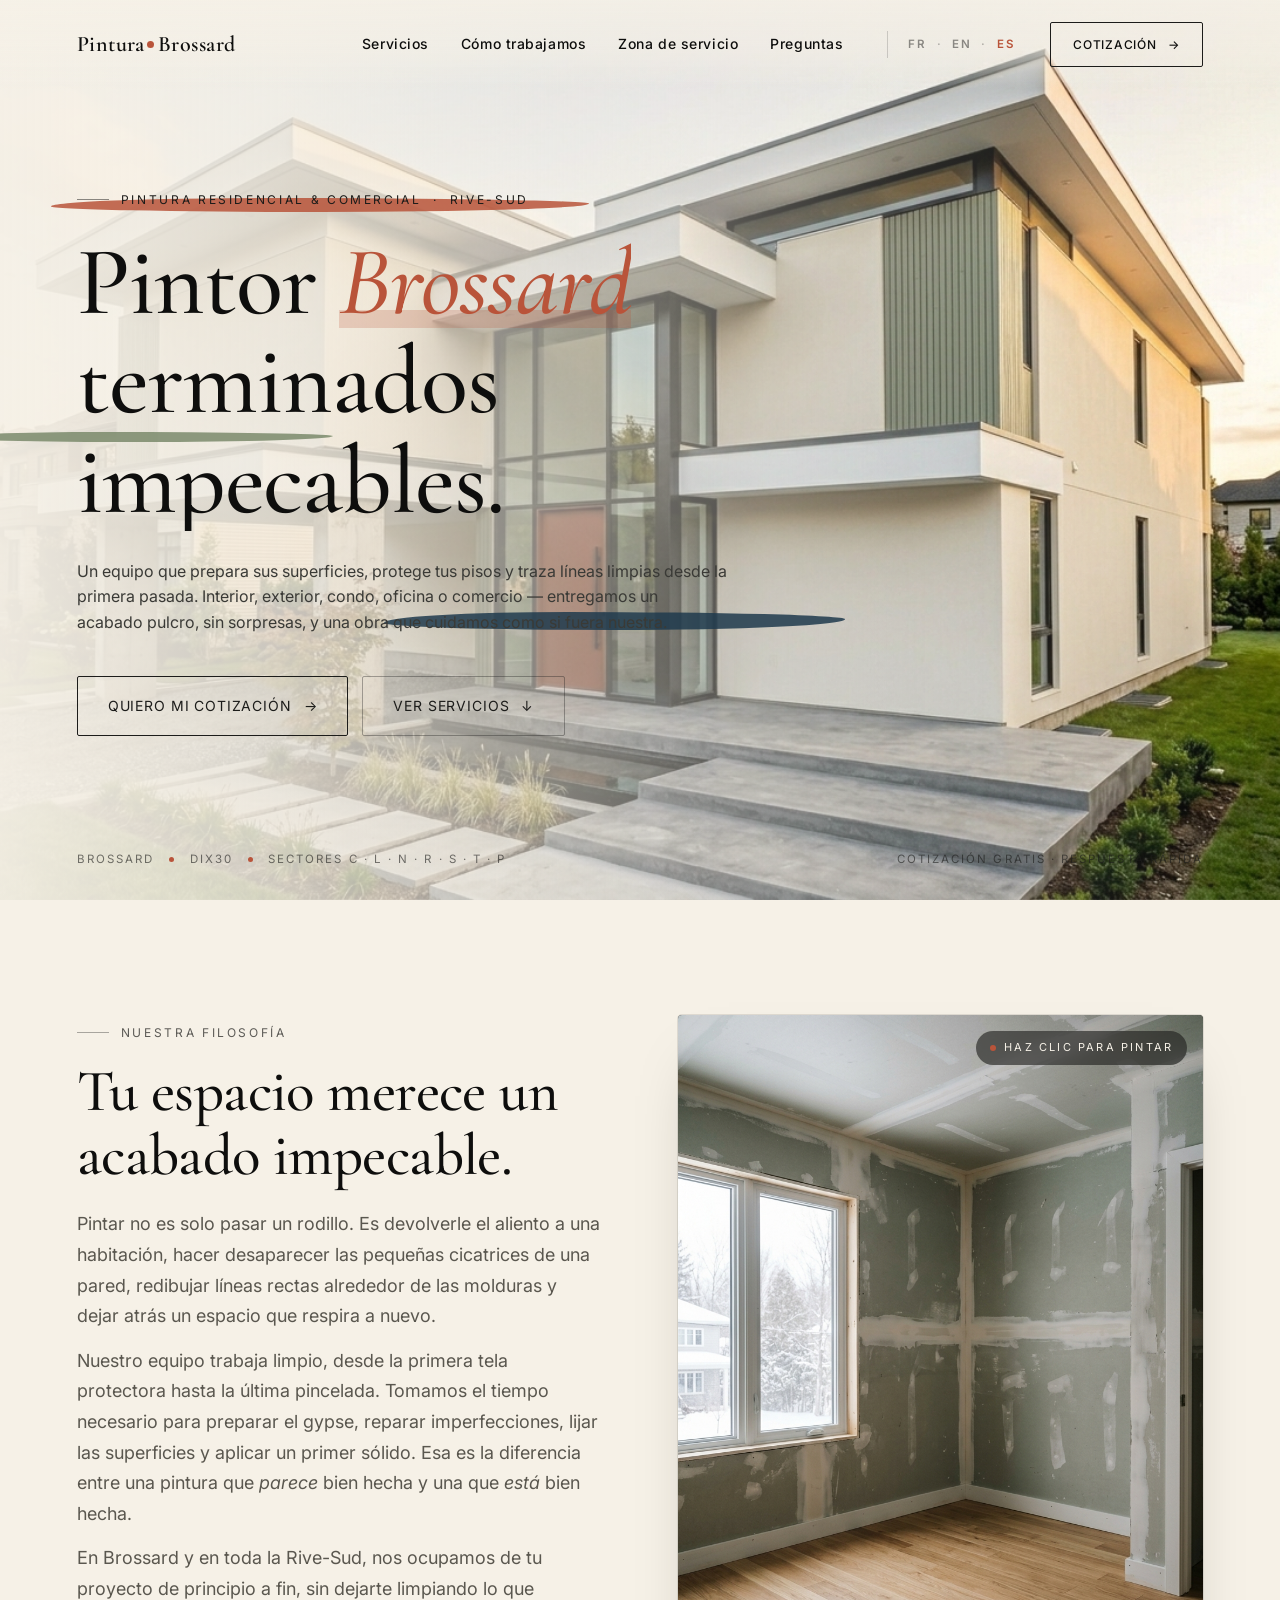
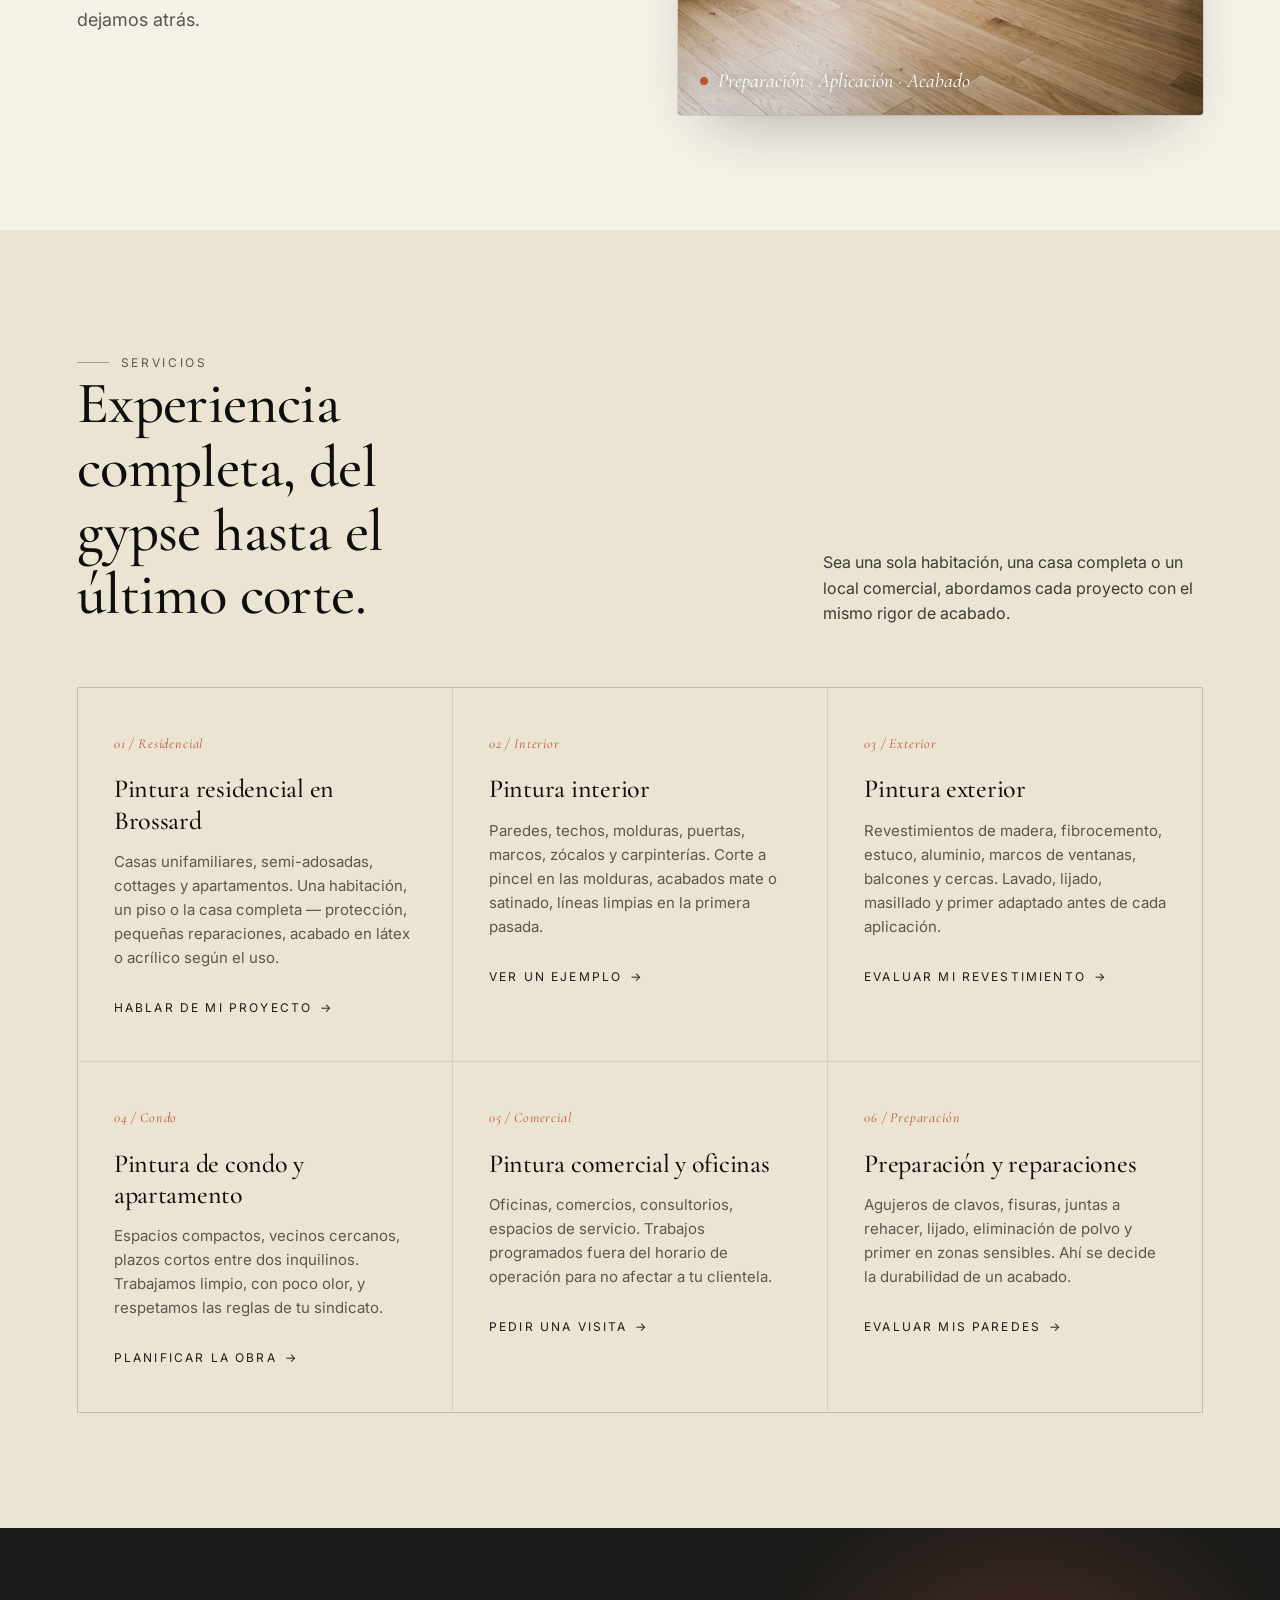
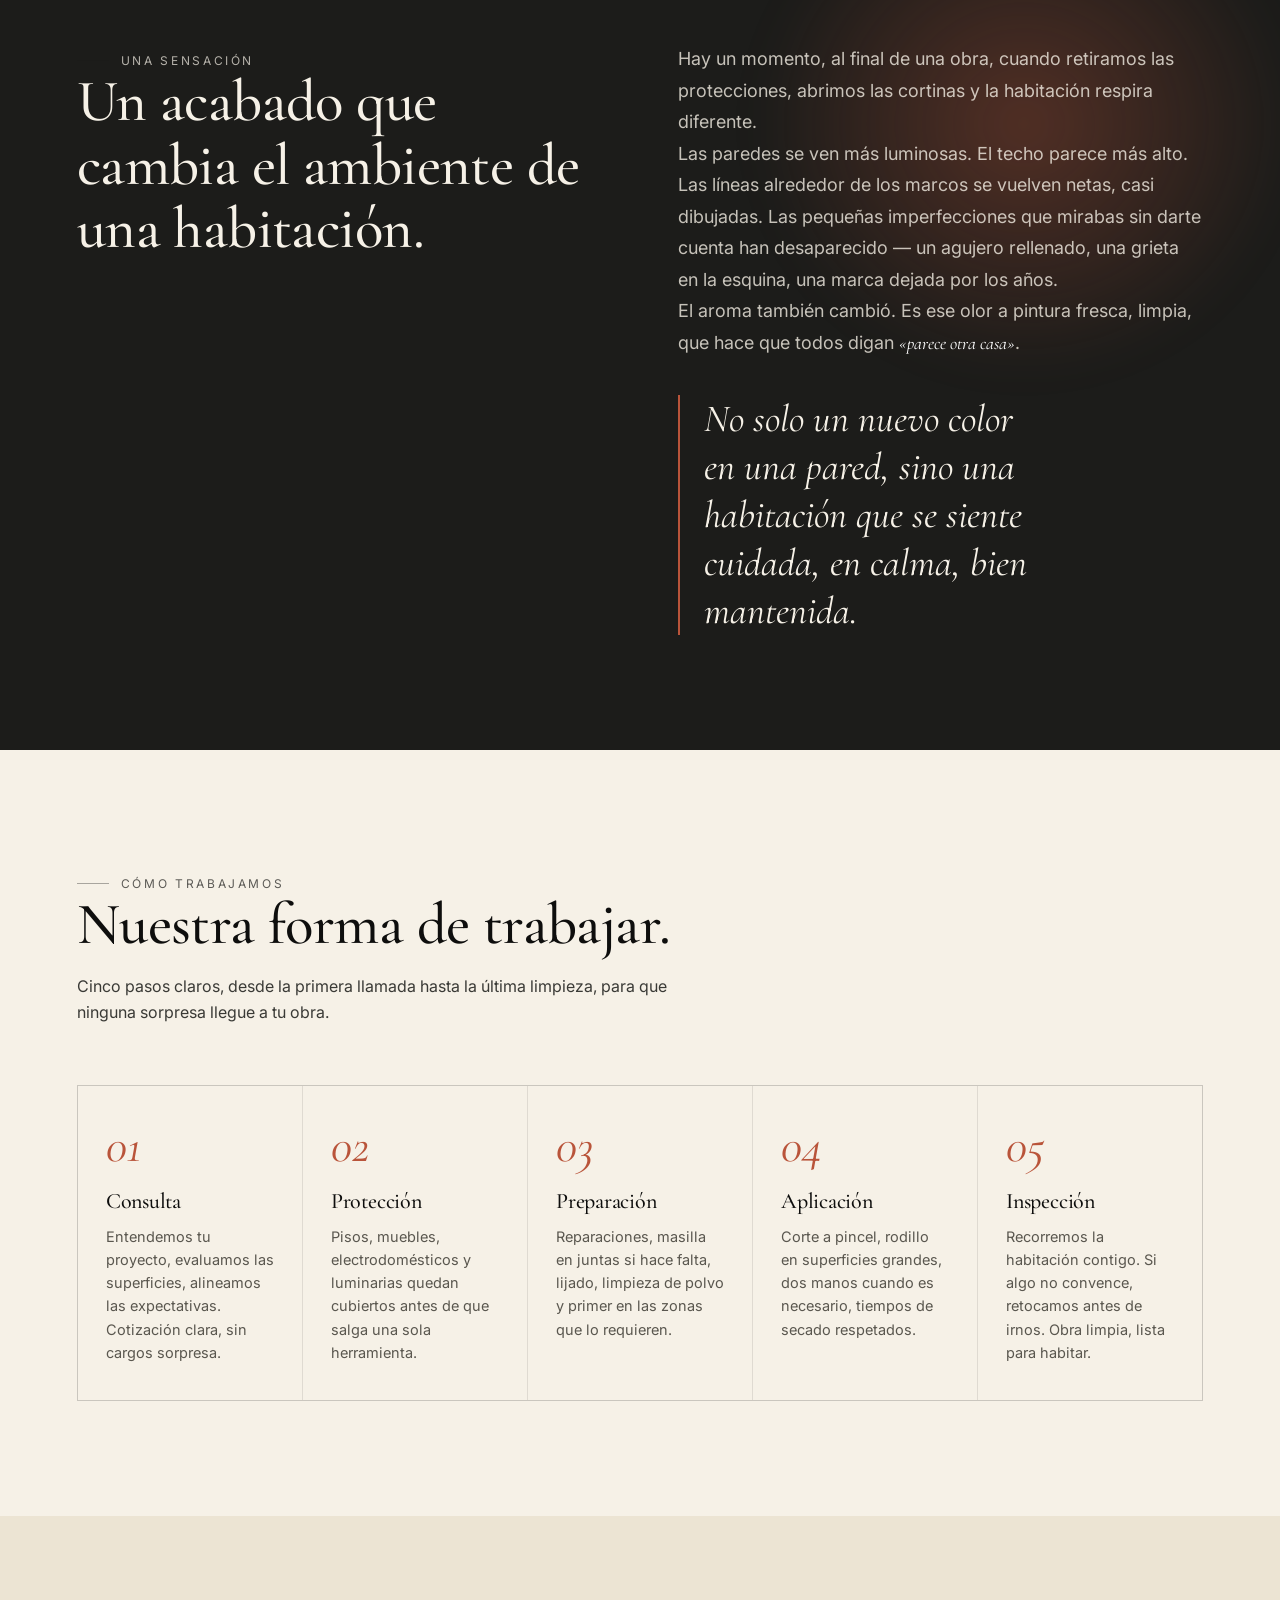
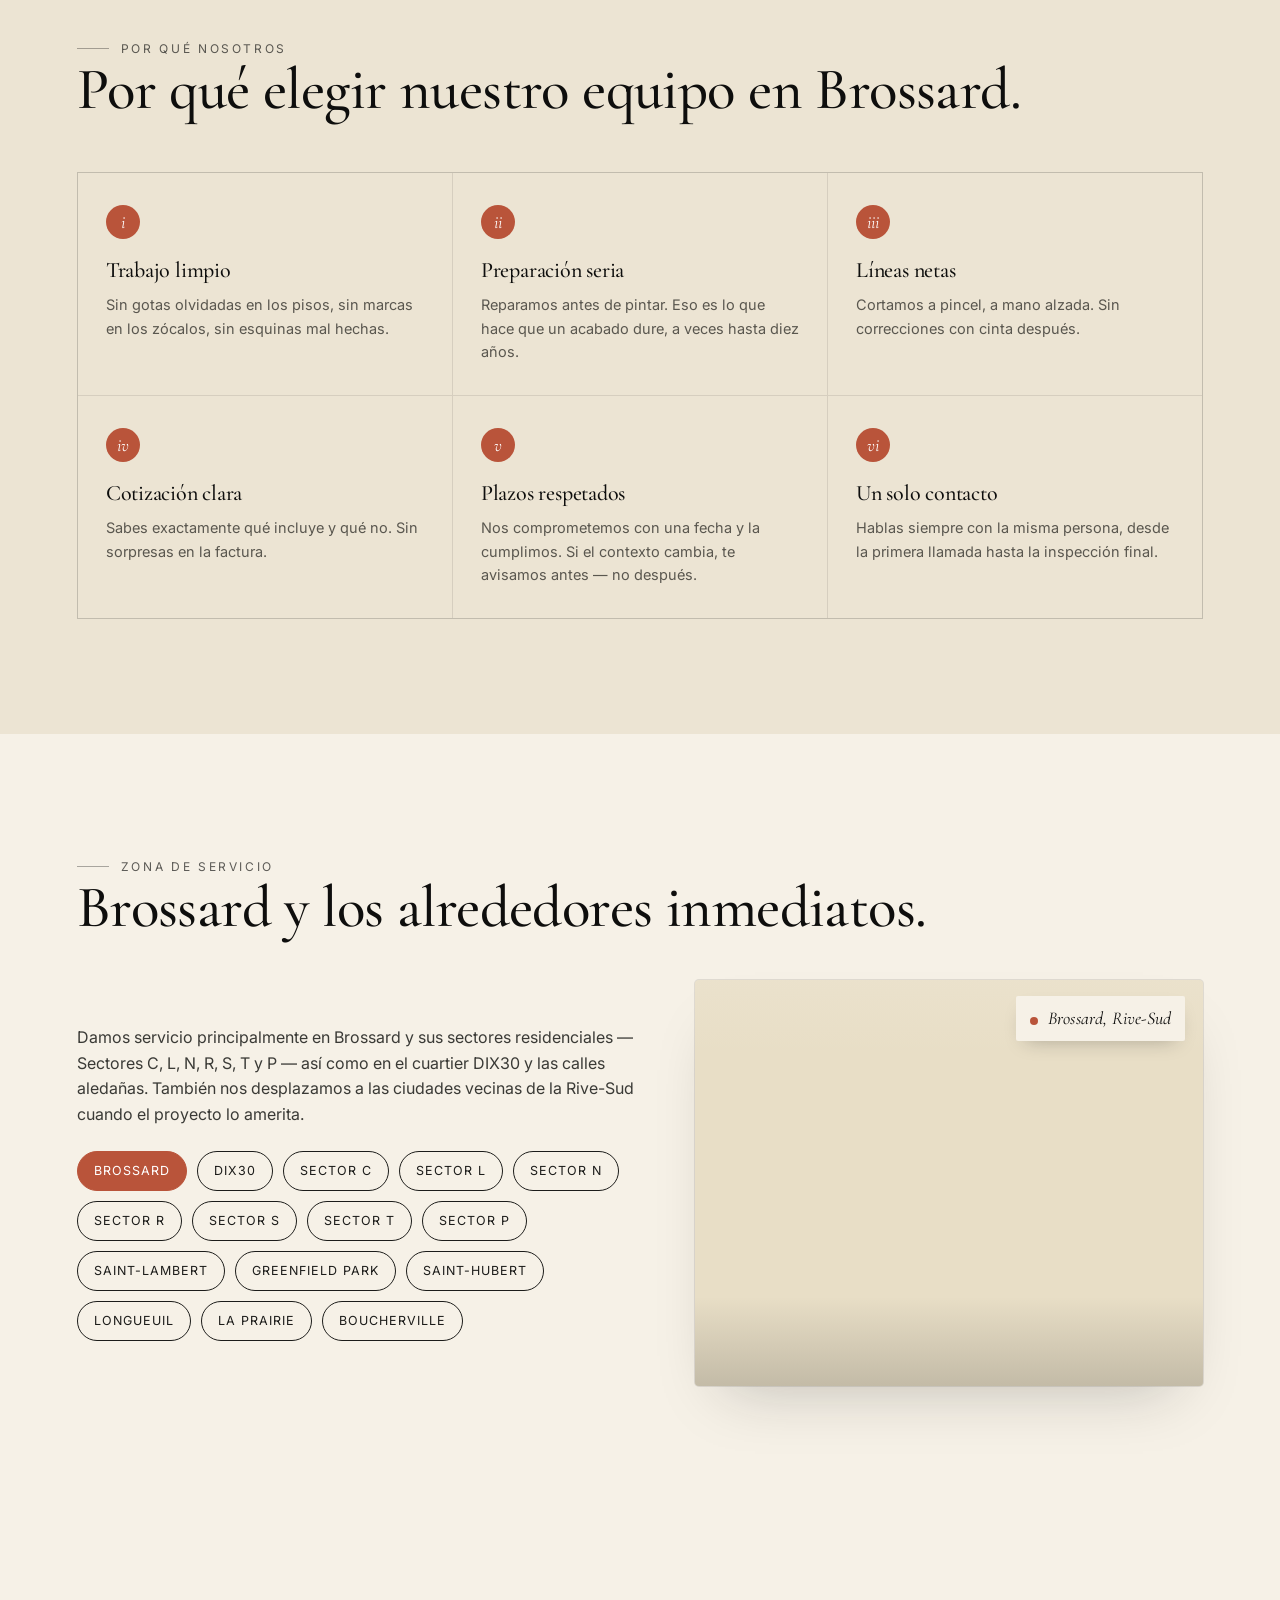
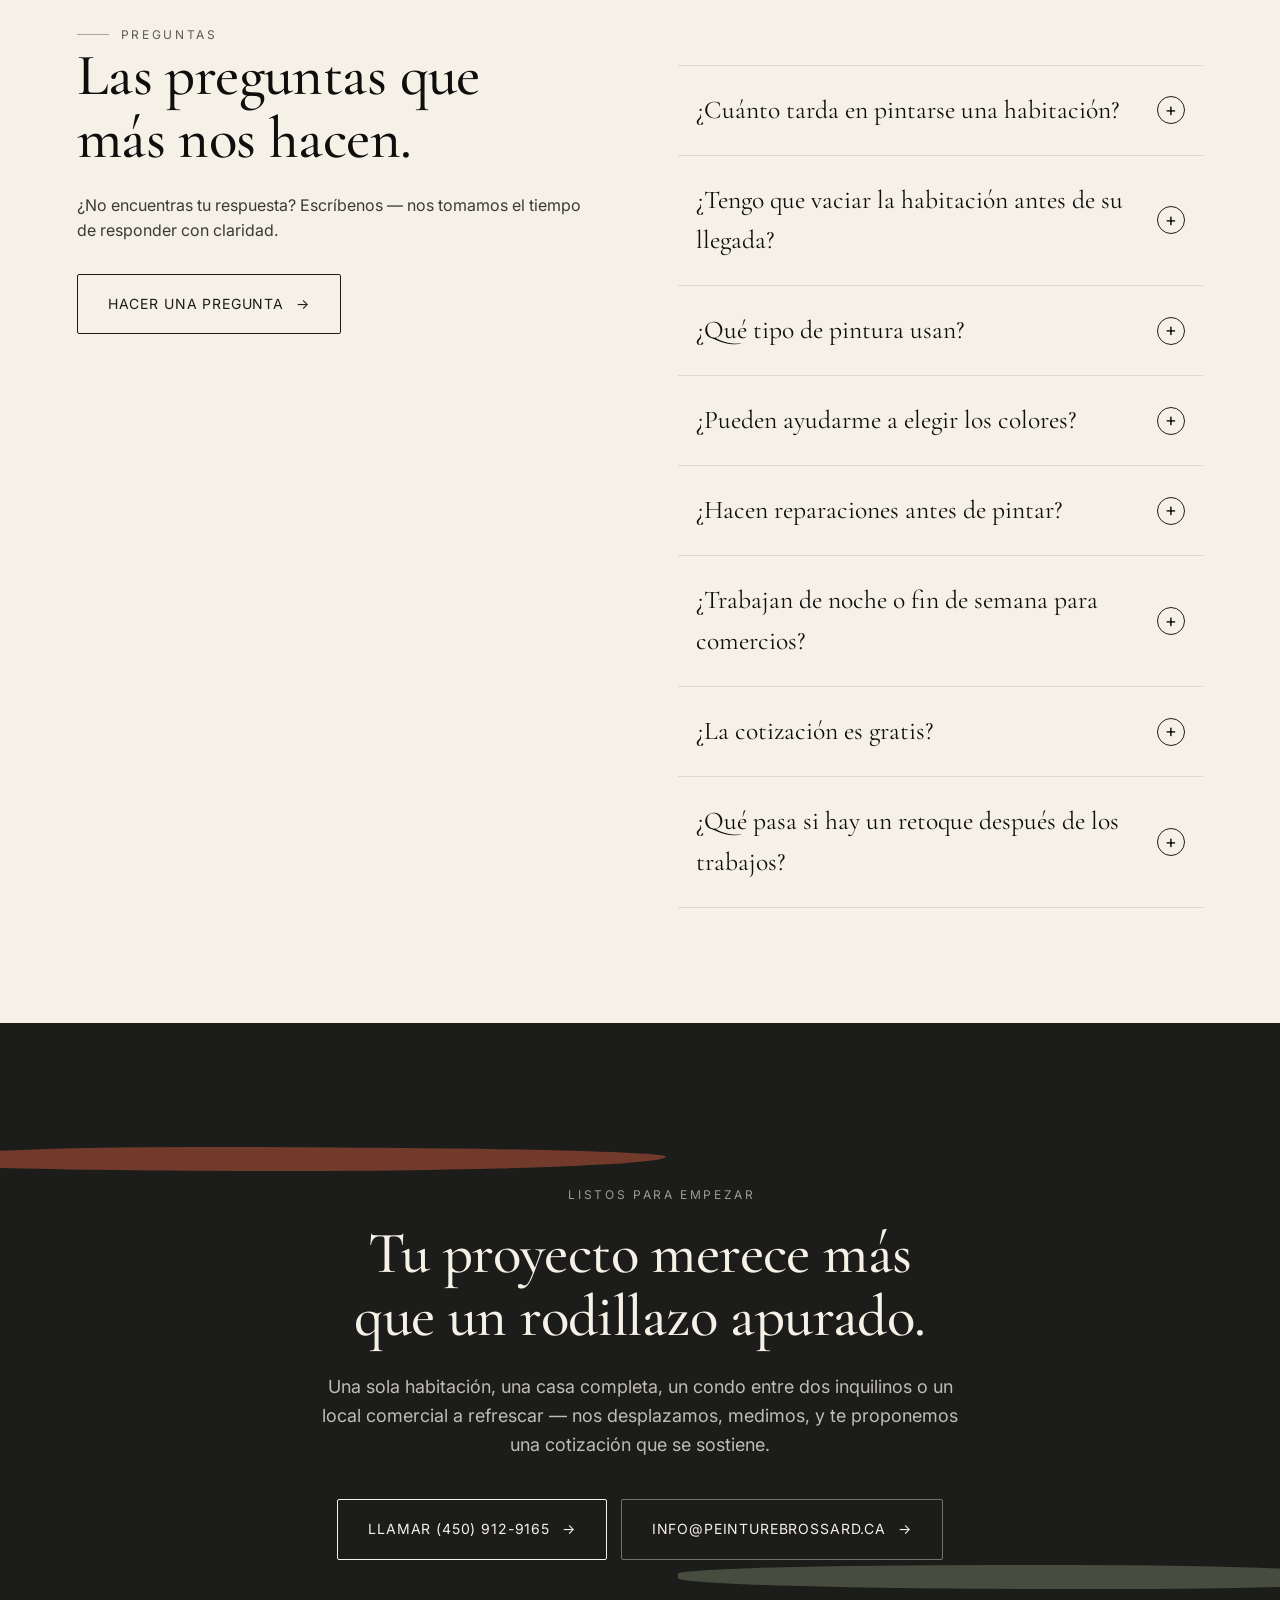
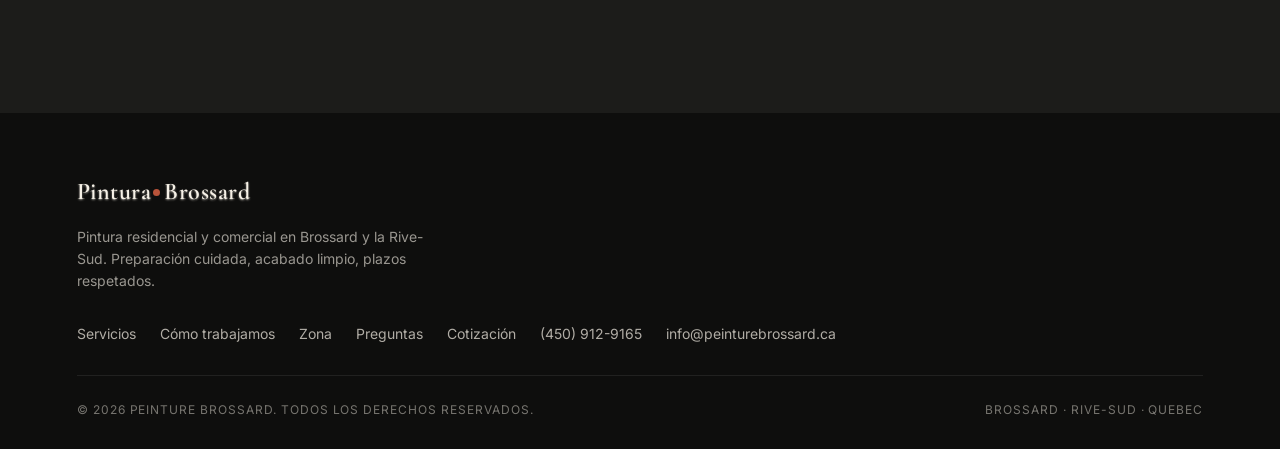
<file: es/index.html>
<!DOCTYPE html>
<html lang="es">
<head>
<meta charset="UTF-8" />
<meta name="viewport" content="width=device-width, initial-scale=1.0" />
<title>Pintor Brossard | Pintura Residencial y Comercial</title>
<meta name="description" content="Pintor en Brossard para pintura interior, exterior, condos y comercial. Preparación cuidada, líneas limpias, obra ordenada. Cotización gratis en la Rive-Sud." />

<link rel="alternate" hreflang="fr-CA" href="../index.html" />
<link rel="alternate" hreflang="en-CA" href="../en/index.html" />
<link rel="alternate" hreflang="es" href="index.html" />

<link rel="icon" type="image/svg+xml" href="/favicon.svg" />
<link rel="icon" type="image/png" sizes="32x32" href="/favicon.png" />
<link rel="apple-touch-icon" href="/apple-touch-icon.png" />
<link rel="manifest" href="/site.webmanifest" />
<meta name="theme-color" content="#1c1c1a" />

<link rel="preconnect" href="https://fonts.googleapis.com">
<link rel="preconnect" href="https://fonts.gstatic.com" crossorigin>
<link href="https://fonts.googleapis.com/css2?family=Cormorant+Garamond:ital,wght@0,400;0,500;0,600;1,400;1,500&family=Inter:wght@400;500;600&display=swap" rel="stylesheet">

<link rel="stylesheet" href="../css/styles.css" />
</head>
<body>

<div class="roller-wipe" aria-hidden="true"></div>

<!-- =================== HEADER =================== -->
<header class="site-header">
  <a href="#top" class="brand" aria-label="Volver al inicio">
    Pintura<span class="dot"></span>Brossard
  </a>
  <nav class="nav" aria-label="Navegación principal">
    <a href="#services">Servicios</a>
    <a href="#process">Cómo trabajamos</a>
    <a href="#zone">Zona de servicio</a>
    <a href="#faq">Preguntas</a>
    <span class="lang-switch" aria-label="Idioma">
      <a href="../index.html" hreflang="fr">FR</a>
      <span aria-hidden="true">·</span>
      <a href="../en/index.html" hreflang="en">EN</a>
      <span aria-hidden="true">·</span>
      <a href="index.html" class="active" hreflang="es">ES</a>
    </span>
    <a href="#quote" class="btn">
      <span class="label">Cotización</span>
      <span class="arrow" aria-hidden="true">→</span>
    </a>
  </nav>
</header>

<!-- =================== HERO =================== -->
<section id="top" class="hero" aria-label="Bienvenido">
  <div class="hero-bg" aria-hidden="true">
    <img class="hero-house hero-before" src="../img/house-before.jpg" alt="" fetchpriority="high" decoding="async">
    <img class="hero-house hero-after"  src="../img/house-after.jpg"  alt="" fetchpriority="high" decoding="async">
    <span class="hero-paint-sweep"></span>
    <div class="hero-scrim"></div>
  </div>

  <div class="brush-layer" aria-hidden="true">
    <span class="brush b1"></span>
    <span class="brush b2"></span>
    <span class="brush b3"></span>
  </div>

  <div class="hero-content">
    <div class="eyebrow">Pintura residencial &amp; comercial &nbsp;·&nbsp; Rive-Sud</div>

    <h1 class="hero-title" id="heroTitle">
      <span class="word"><span>Pintor</span></span>
      <span class="word"><span class="accent">Brossard</span></span><br/>
      <span class="word"><span>terminados</span></span>
      <span class="word"><span>impecables.</span></span>
    </h1>

    <p class="hero-sub">
      Un equipo que prepara sus superficies, protege tus pisos y traza líneas limpias desde la primera pasada.
      Interior, exterior, condo, oficina o comercio — entregamos un acabado pulcro, sin sorpresas, y una obra que cuidamos como si fuera nuestra.
    </p>

    <div class="cta-row">
      <a href="#quote" class="btn">
        <span class="label">Quiero mi cotización</span>
        <span class="arrow" aria-hidden="true">→</span>
      </a>
      <a href="#services" class="btn secondary">
        <span class="label">Ver servicios</span>
        <span class="arrow" aria-hidden="true">↓</span>
      </a>
    </div>
  </div>

  <div class="hero-meta">
    <span>Brossard <span class="dot"></span> DIX30 <span class="dot"></span> Sectores C · L · N · R · S · T · P</span>
    <span>Cotización gratis · Respuesta rápida</span>
  </div>
</section>

<!-- =================== INTRO =================== -->
<section class="container intro">
  <div class="narrow split">
    <div class="col-text" data-paint-in>
      <span class="eyebrow">Nuestra filosofía</span>
      <h2>Tu espacio merece un acabado impecable.</h2>
      <p>Pintar no es solo pasar un rodillo. Es devolverle el aliento a una habitación, hacer desaparecer las pequeñas cicatrices de una pared, redibujar líneas rectas alrededor de las molduras y dejar atrás un espacio que respira a nuevo.</p>
      <p>Nuestro equipo trabaja limpio, desde la primera tela protectora hasta la última pincelada. Tomamos el tiempo necesario para preparar el gypse, reparar imperfecciones, lijar las superficies y aplicar un primer sólido. Esa es la diferencia entre una pintura que <em>parece</em> bien hecha y una que <em>está</em> bien hecha.</p>
      <p>En Brossard y en toda la Rive-Sud, nos ocupamos de tu proyecto de principio a fin, sin dejarte limpiando lo que dejamos atrás.</p>
    </div>

    <div class="col-figure" data-paint-in>
      <figure class="intro-figure room-reveal" id="roomReveal" tabindex="0" role="button" aria-label="Haz clic para pintar la habitación">
        <img class="room-img room-before-img" src="../img/room-before.jpg" alt="Habitación antes de pintar, gypse sin pintar" />
        <img class="room-img room-after-img" src="../img/room-after.jpg" alt="Habitación recién pintada en tonos crema y sauge" />
        <span class="paint-sweep" aria-hidden="true"></span>
        <span class="room-hint">
          <span class="hint-text" data-default="Haz clic para pintar" data-painted="Haz clic para repintar">Haz clic para pintar</span>
        </span>
        <figcaption class="label">
          <span class="dot" aria-hidden="true"></span>
          <span class="label-text" data-default="Preparación · Aplicación · Acabado" data-painted="Un acabado fresco, limpio, listo para habitar">Preparación · Aplicación · Acabado</span>
        </figcaption>
      </figure>
    </div>
  </div>
</section>

<!-- =================== SERVICES =================== -->
<section id="services" class="container services">
  <div class="narrow">
    <div class="header" data-paint-in>
      <div>
        <span class="eyebrow">Servicios</span>
        <h2>Experiencia completa, del gypse hasta el último corte.</h2>
      </div>
      <p style="max-width:38ch">Sea una sola habitación, una casa completa o un local comercial, abordamos cada proyecto con el mismo rigor de acabado.</p>
    </div>

    <div class="service-grid" data-paint-in>

      <article class="service-card">
        <span class="num">01 / Residencial</span>
        <h3>Pintura residencial en Brossard</h3>
        <p>Casas unifamiliares, semi-adosadas, cottages y apartamentos. Una habitación, un piso o la casa completa — protección, pequeñas reparaciones, acabado en látex o acrílico según el uso.</p>
        <a class="more" href="#quote">Hablar de mi proyecto</a>
      </article>

      <article class="service-card">
        <span class="num">02 / Interior</span>
        <h3>Pintura interior</h3>
        <p>Paredes, techos, molduras, puertas, marcos, zócalos y carpinterías. Corte a pincel en las molduras, acabados mate o satinado, líneas limpias en la primera pasada.</p>
        <a class="more" href="#quote">Ver un ejemplo</a>
      </article>

      <article class="service-card">
        <span class="num">03 / Exterior</span>
        <h3>Pintura exterior</h3>
        <p>Revestimientos de madera, fibrocemento, estuco, aluminio, marcos de ventanas, balcones y cercas. Lavado, lijado, masillado y primer adaptado antes de cada aplicación.</p>
        <a class="more" href="#quote">Evaluar mi revestimiento</a>
      </article>

      <article class="service-card">
        <span class="num">04 / Condo</span>
        <h3>Pintura de condo y apartamento</h3>
        <p>Espacios compactos, vecinos cercanos, plazos cortos entre dos inquilinos. Trabajamos limpio, con poco olor, y respetamos las reglas de tu sindicato.</p>
        <a class="more" href="#quote">Planificar la obra</a>
      </article>

      <article class="service-card">
        <span class="num">05 / Comercial</span>
        <h3>Pintura comercial y oficinas</h3>
        <p>Oficinas, comercios, consultorios, espacios de servicio. Trabajos programados fuera del horario de operación para no afectar a tu clientela.</p>
        <a class="more" href="#quote">Pedir una visita</a>
      </article>

      <article class="service-card">
        <span class="num">06 / Preparación</span>
        <h3>Preparación y reparaciones</h3>
        <p>Agujeros de clavos, fisuras, juntas a rehacer, lijado, eliminación de polvo y primer en zonas sensibles. Ahí se decide la durabilidad de un acabado.</p>
        <a class="more" href="#quote">Evaluar mis paredes</a>
      </article>

    </div>
  </div>
</section>

<!-- =================== SENSORY =================== -->
<section class="container sensory">
  <div class="narrow split">
    <div class="col-text" data-paint-in>
      <span class="eyebrow" style="opacity:.7;color:var(--cream)">Una sensación</span>
      <h2>Un acabado que cambia el ambiente de una habitación.</h2>
    </div>
    <div class="col-text" data-paint-in>
      <p>Hay un momento, al final de una obra, cuando retiramos las protecciones, abrimos las cortinas y la habitación respira diferente.</p>
      <p>Las paredes se ven más luminosas. El techo parece más alto. Las líneas alrededor de los marcos se vuelven netas, casi dibujadas. Las pequeñas imperfecciones que mirabas sin darte cuenta han desaparecido — un agujero rellenado, una grieta en la esquina, una marca dejada por los años.</p>
      <p>El aroma también cambió. Es ese olor a pintura fresca, limpia, que hace que todos digan <em>«parece otra casa»</em>.</p>
      <blockquote class="pull">No solo un nuevo color en una pared, sino una habitación que se siente cuidada, en calma, bien mantenida.</blockquote>
    </div>
  </div>
</section>

<!-- =================== PROCESS =================== -->
<section id="process" class="container process">
  <div class="narrow">
    <div data-paint-in>
      <span class="eyebrow">Cómo trabajamos</span>
      <h2>Nuestra forma de trabajar.</h2>
      <p style="margin-top:18px;max-width:60ch">Cinco pasos claros, desde la primera llamada hasta la última limpieza, para que ninguna sorpresa llegue a tu obra.</p>
    </div>

    <div class="steps" data-paint-in>
      <div class="step">
        <div class="n">01</div>
        <h3>Consulta</h3>
        <p>Entendemos tu proyecto, evaluamos las superficies, alineamos las expectativas. Cotización clara, sin cargos sorpresa.</p>
      </div>
      <div class="step">
        <div class="n">02</div>
        <h3>Protección</h3>
        <p>Pisos, muebles, electrodomésticos y luminarias quedan cubiertos antes de que salga una sola herramienta.</p>
      </div>
      <div class="step">
        <div class="n">03</div>
        <h3>Preparación</h3>
        <p>Reparaciones, masilla en juntas si hace falta, lijado, limpieza de polvo y primer en las zonas que lo requieren.</p>
      </div>
      <div class="step">
        <div class="n">04</div>
        <h3>Aplicación</h3>
        <p>Corte a pincel, rodillo en superficies grandes, dos manos cuando es necesario, tiempos de secado respetados.</p>
      </div>
      <div class="step">
        <div class="n">05</div>
        <h3>Inspección</h3>
        <p>Recorremos la habitación contigo. Si algo no convence, retocamos antes de irnos. Obra limpia, lista para habitar.</p>
      </div>
    </div>
  </div>
</section>

<!-- =================== WHY =================== -->
<section class="container why">
  <div class="narrow">
    <div data-paint-in>
      <span class="eyebrow">Por qué nosotros</span>
      <h2>Por qué elegir nuestro equipo en Brossard.</h2>
    </div>

    <div class="grid" data-paint-in>
      <div class="why-item">
        <span class="ico">i</span>
        <h3>Trabajo limpio</h3>
        <p>Sin gotas olvidadas en los pisos, sin marcas en los zócalos, sin esquinas mal hechas.</p>
      </div>
      <div class="why-item">
        <span class="ico">ii</span>
        <h3>Preparación seria</h3>
        <p>Reparamos antes de pintar. Eso es lo que hace que un acabado dure, a veces hasta diez años.</p>
      </div>
      <div class="why-item">
        <span class="ico">iii</span>
        <h3>Líneas netas</h3>
        <p>Cortamos a pincel, a mano alzada. Sin correcciones con cinta después.</p>
      </div>
      <div class="why-item">
        <span class="ico">iv</span>
        <h3>Cotización clara</h3>
        <p>Sabes exactamente qué incluye y qué no. Sin sorpresas en la factura.</p>
      </div>
      <div class="why-item">
        <span class="ico">v</span>
        <h3>Plazos respetados</h3>
        <p>Nos comprometemos con una fecha y la cumplimos. Si el contexto cambia, te avisamos antes — no después.</p>
      </div>
      <div class="why-item">
        <span class="ico">vi</span>
        <h3>Un solo contacto</h3>
        <p>Hablas siempre con la misma persona, desde la primera llamada hasta la inspección final.</p>
      </div>
    </div>
  </div>
</section>

<!-- =================== ZONE =================== -->
<section id="zone" class="container zone">
  <div class="narrow">
    <div data-paint-in>
      <span class="eyebrow">Zona de servicio</span>
      <h2>Brossard y los alrededores inmediatos.</h2>
    </div>

    <div class="map" data-paint-in>
      <div>
        <p>Damos servicio principalmente en Brossard y sus sectores residenciales — Sectores C, L, N, R, S, T y P — así como en el cuartier DIX30 y las calles aledañas. También nos desplazamos a las ciudades vecinas de la Rive-Sud cuando el proyecto lo amerita.</p>

        <div class="tags" aria-label="Sectores y ciudades atendidas">
          <button type="button" class="tag active" data-q="Brossard, QC, Canada" data-zoom="12" data-label="Brossard, Rive-Sud">Brossard</button>
          <button type="button" class="tag" data-q="Quartier DIX30, Brossard, QC" data-zoom="15" data-label="Cuartier DIX30">DIX30</button>
          <button type="button" class="tag" data-q="Secteur C, Brossard, QC" data-zoom="14" data-label="Sector C — Brossard">Sector C</button>
          <button type="button" class="tag" data-q="Secteur L, Brossard, QC" data-zoom="14" data-label="Sector L — Brossard">Sector L</button>
          <button type="button" class="tag" data-q="Secteur N, Brossard, QC" data-zoom="14" data-label="Sector N — Brossard">Sector N</button>
          <button type="button" class="tag" data-q="Secteur R, Brossard, QC" data-zoom="14" data-label="Sector R — Brossard">Sector R</button>
          <button type="button" class="tag" data-q="Secteur S, Brossard, QC" data-zoom="14" data-label="Sector S — Brossard">Sector S</button>
          <button type="button" class="tag" data-q="Secteur T, Brossard, QC" data-zoom="14" data-label="Sector T — Brossard">Sector T</button>
          <button type="button" class="tag" data-q="Secteur P, Brossard, QC" data-zoom="14" data-label="Sector P — Brossard">Sector P</button>
          <button type="button" class="tag" data-q="Saint-Lambert, QC, Canada" data-zoom="13" data-label="Saint-Lambert">Saint-Lambert</button>
          <button type="button" class="tag" data-q="Greenfield Park, Longueuil, QC" data-zoom="14" data-label="Greenfield Park">Greenfield Park</button>
          <button type="button" class="tag" data-q="Saint-Hubert, Longueuil, QC" data-zoom="13" data-label="Saint-Hubert">Saint-Hubert</button>
          <button type="button" class="tag" data-q="Longueuil, QC, Canada" data-zoom="12" data-label="Longueuil">Longueuil</button>
          <button type="button" class="tag" data-q="La Prairie, QC, Canada" data-zoom="13" data-label="La Prairie">La Prairie</button>
          <button type="button" class="tag" data-q="Boucherville, QC, Canada" data-zoom="13" data-label="Boucherville">Boucherville</button>
        </div>
      </div>

      <div class="map-figure">
        <iframe
          id="zoneMap"
          class="map-frame"
          src="https://www.google.com/maps?q=Brossard,QC,Canada&z=12&output=embed"
          loading="lazy"
          referrerpolicy="no-referrer-when-downgrade"
          title="Brossard en el mapa"
          allowfullscreen></iframe>
        <div class="map-overlay" aria-hidden="true">
          <span class="map-label" id="mapLabel">Brossard, Rive-Sud</span>
        </div>
      </div>
    </div>
  </div>
</section>

<!-- =================== FAQ =================== -->
<section id="faq" class="container faq">
  <div class="narrow split">
    <div data-paint-in>
      <span class="eyebrow">Preguntas</span>
      <h2>Las preguntas que más nos hacen.</h2>
      <p style="margin-top:22px">¿No encuentras tu respuesta? Escríbenos — nos tomamos el tiempo de responder con claridad.</p>
      <a href="#quote" class="btn" style="margin-top:30px">
        <span class="label">Hacer una pregunta</span>
        <span class="arrow" aria-hidden="true">→</span>
      </a>
    </div>

    <div class="list" data-paint-in>

      <div class="faq-item">
        <button aria-expanded="false">
          <span>¿Cuánto tarda en pintarse una habitación?</span>
          <span class="plus" aria-hidden="true">+</span>
        </button>
        <div class="answer"><p>Para una habitación estándar, hablamos de uno a dos días, dependiendo del estado del gypse y la cantidad de manos necesarias. Una casa completa toma entre 4 y 10 días hábiles.</p></div>
      </div>

      <div class="faq-item">
        <button aria-expanded="false">
          <span>¿Tengo que vaciar la habitación antes de su llegada?</span>
          <span class="plus" aria-hidden="true">+</span>
        </button>
        <div class="answer"><p>No. Movemos y protegemos los muebles ligeros en el lugar. Solo necesitas retirar los objetos frágiles, las obras de arte y el contenido de las repisas.</p></div>
      </div>

      <div class="faq-item">
        <button aria-expanded="false">
          <span>¿Qué tipo de pintura usan?</span>
          <span class="plus" aria-hidden="true">+</span>
        </button>
        <div class="answer"><p>Usamos pinturas de látex y acrílicas de calidad profesional, de bajo olor, adaptadas a cada habitación — cocina, baño, dormitorio, techo o exterior.</p></div>
      </div>

      <div class="faq-item">
        <button aria-expanded="false">
          <span>¿Pueden ayudarme a elegir los colores?</span>
          <span class="plus" aria-hidden="true">+</span>
        </button>
        <div class="answer"><p>Sí. Te orientamos según la luz natural de la habitación, los muebles existentes y el ambiente que buscas. Tú sigues siendo quien decide, pero nunca solo frente a un muestrario.</p></div>
      </div>

      <div class="faq-item">
        <button aria-expanded="false">
          <span>¿Hacen reparaciones antes de pintar?</span>
          <span class="plus" aria-hidden="true">+</span>
        </button>
        <div class="answer"><p>Sí. Agujeros de clavos, grietas, esquinas dañadas, juntas a rehacer: nos ocupamos antes de aplicar el primer. Para daños mayores, te lo mencionamos antes de comenzar.</p></div>
      </div>

      <div class="faq-item">
        <button aria-expanded="false">
          <span>¿Trabajan de noche o fin de semana para comercios?</span>
          <span class="plus" aria-hidden="true">+</span>
        </button>
        <div class="answer"><p>Sí. Para oficinas y locales comerciales, planificamos los trabajos fuera del horario de operación para no afectar a tu clientela.</p></div>
      </div>

      <div class="faq-item">
        <button aria-expanded="false">
          <span>¿La cotización es gratis?</span>
          <span class="plus" aria-hidden="true">+</span>
        </button>
        <div class="answer"><p>Sí. Nos desplazamos sin costo en Brossard y la Rive-Sud para evaluar el proyecto y entregarte una cotización clara.</p></div>
      </div>

      <div class="faq-item">
        <button aria-expanded="false">
          <span>¿Qué pasa si hay un retoque después de los trabajos?</span>
          <span class="plus" aria-hidden="true">+</span>
        </button>
        <div class="answer"><p>Volvemos. Si algo no se sostiene como debería, o un retoque es necesario, nos ocupamos rápidamente.</p></div>
      </div>

    </div>
  </div>
</section>

<!-- =================== CTA FINAL =================== -->
<section id="quote" class="cta-final">
  <div data-paint-in>
    <span class="eyebrow" style="color:var(--cream);opacity:.6">Listos para empezar</span>
    <h2 style="margin-top:18px">Tu proyecto merece más que un rodillazo apurado.</h2>
    <p>Una sola habitación, una casa completa, un condo entre dos inquilinos o un local comercial a refrescar — nos desplazamos, medimos, y te proponemos una cotización que se sostiene.</p>
    <div class="cta-row">
      <a href="tel:+14509129165" class="btn invert">
        <span class="label">Llamar (450) 912-9165</span>
        <span class="arrow" aria-hidden="true">→</span>
      </a>
      <a href="mailto:info@peinturebrossard.ca" class="btn invert" style="border-color:rgba(246,241,231,.4)">
        <span class="label">info@peinturebrossard.ca</span>
        <span class="arrow" aria-hidden="true">→</span>
      </a>
    </div>
  </div>
</section>

<!-- =================== FOOTER =================== -->
<footer class="site-footer">
  <div class="narrow">
    <div class="row">
      <div>
        <div class="brand">Pintura<span class="dot" style="display:inline-block;width:7px;height:7px;background:var(--terracotta);border-radius:50%;margin:0 4px 4px 2px;vertical-align:middle"></span>Brossard</div>
        <p style="margin-top:14px;font-size:14px;max-width:40ch;color:rgba(246,241,231,.6)">Pintura residencial y comercial en Brossard y la Rive-Sud. Preparación cuidada, acabado limpio, plazos respetados.</p>
      </div>
      <div class="links">
        <a href="#services">Servicios</a>
        <a href="#process">Cómo trabajamos</a>
        <a href="#zone">Zona</a>
        <a href="#faq">Preguntas</a>
        <a href="#quote">Cotización</a>
        <a href="tel:+14509129165">(450) 912-9165</a>
        <a href="mailto:info@peinturebrossard.ca">info@peinturebrossard.ca</a>
      </div>
    </div>
    <div class="legal">
      <span>© <span id="year">2026</span> Peinture Brossard. Todos los derechos reservados.</span>
      <span>Brossard · Rive-Sud · Quebec</span>
    </div>
  </div>
</footer>

<script src="../js/main.js"></script>
</body>
</html>
</file>
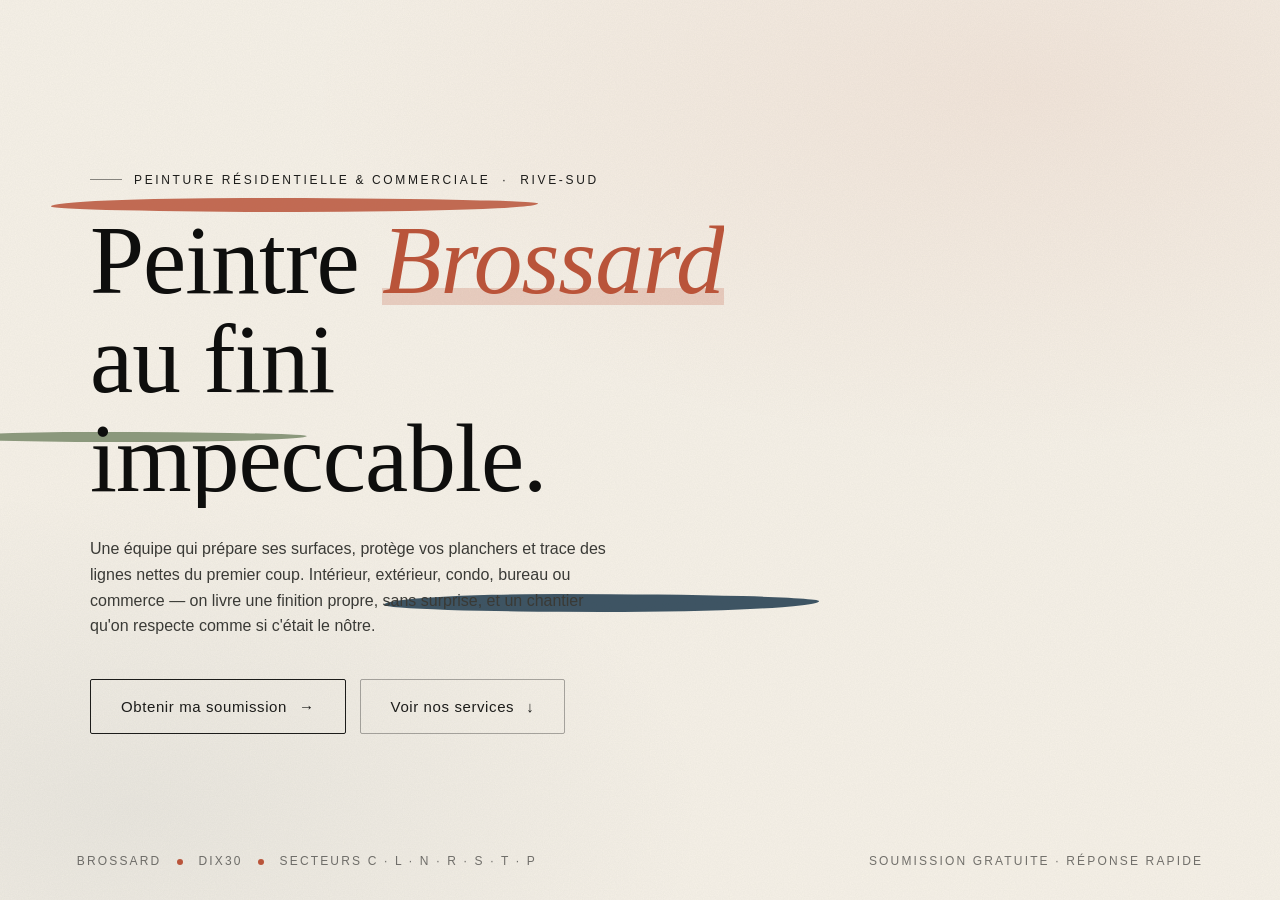
<file: hero.html>
<!DOCTYPE html>
<html lang="fr-CA">
<head>
<meta charset="UTF-8" />
<meta name="viewport" content="width=device-width, initial-scale=1.0" />
<title>Peintre Brossard — Finition impeccable, intérieur et extérieur</title>
<meta name="description" content="Peintre Brossard spécialisé en peinture résidentielle et commerciale. Préparation soignée, lignes nettes, chantier propre. Soumission rapide sur la Rive-Sud." />

<style>
  :root{
    --cream: #f6f1e7;
    --bone: #ece4d3;
    --charcoal: #1c1c1a;
    --ink: #0e0e0d;
    --terracotta: #b9543a;
    --sage: #7a8a6b;
    --deep-blue: #1f3a4d;
    --line: rgba(28,28,26,0.08);
    --serif: "Cormorant Garamond", "Playfair Display", Georgia, serif;
    --sans: "Inter", "Helvetica Neue", Arial, sans-serif;
  }

  *{box-sizing:border-box;margin:0;padding:0}
  html,body{background:var(--cream);color:var(--charcoal);font-family:var(--sans);-webkit-font-smoothing:antialiased}

  /* ---------- HERO ---------- */
  .hero{
    position:relative;
    min-height:100vh;
    overflow:hidden;
    display:flex;
    align-items:center;
    padding:clamp(24px,6vw,80px);
    isolation:isolate;
  }

  /* Texture de mur subtile en fond */
  .hero::before{
    content:"";
    position:absolute;inset:0;
    background:
      radial-gradient(1200px 600px at 80% 10%, rgba(185,84,58,.08), transparent 60%),
      radial-gradient(900px 500px at 10% 90%, rgba(31,58,77,.06), transparent 65%),
      url("data:image/svg+xml;utf8,<svg xmlns='http://www.w3.org/2000/svg' width='400' height='400'><filter id='n'><feTurbulence type='fractalNoise' baseFrequency='0.85' numOctaves='2' stitchTiles='stitch'/><feColorMatrix values='0 0 0 0 0.11 0 0 0 0 0.11 0 0 0 0 0.10 0 0 0 0.06 0'/></filter><rect width='100%' height='100%' filter='url(%23n)'/></svg>");
    background-size:auto, auto, 400px 400px;
    z-index:-2;
    animation:wallDrift 22s ease-in-out infinite alternate;
  }
  @keyframes wallDrift{
    0%{transform:translate3d(0,0,0) scale(1)}
    100%{transform:translate3d(-1.2%,1%,0) scale(1.03)}
  }

  /* Coups de pinceau décoratifs derrière le titre */
  .brush-layer{
    position:absolute;
    inset:0;
    z-index:-1;
    pointer-events:none;
  }
  .brush{
    position:absolute;
    height:14px;
    border-radius:40% 60% 50% 50%/60% 40% 60% 40%;
    filter:blur(.3px);
    transform-origin:left center;
    opacity:0;
    animation:brushStroke 1.6s cubic-bezier(.22,1,.36,1) forwards;
  }
  .brush.b1{top:22%;left:4%;width:38vw;background:var(--terracotta);animation-delay:.25s;transform:rotate(-3deg) scaleX(0)}
  .brush.b2{top:48%;left:-4%;width:28vw;height:10px;background:var(--sage);opacity:.85;animation-delay:.55s;transform:rotate(2deg) scaleX(0)}
  .brush.b3{top:66%;left:30%;width:34vw;height:18px;background:var(--deep-blue);opacity:.7;animation-delay:.85s;transform:rotate(-1deg) scaleX(0)}
  @keyframes brushStroke{
    0%{transform:rotate(var(--r,0deg)) scaleX(0);opacity:0}
    20%{opacity:.95}
    100%{transform:scaleX(1);opacity:.85}
  }
  .brush.b1{--r:-3deg}.brush.b2{--r:2deg}.brush.b3{--r:-1deg}

  /* Contenu */
  .hero-content{
    max-width:1100px;
    width:100%;
    margin:auto;
  }
  .eyebrow{
    font-family:var(--sans);
    letter-spacing:.22em;
    text-transform:uppercase;
    font-size:12px;
    color:var(--charcoal);
    opacity:.7;
    margin-bottom:24px;
    display:inline-flex;align-items:center;gap:12px;
    opacity:0;transform:translateY(8px);
    animation:fadeUp .9s .1s forwards;
  }
  .eyebrow::before{content:"";width:32px;height:1px;background:var(--charcoal);opacity:.5}

  h1.hero-title{
    font-family:var(--serif);
    font-weight:500;
    font-size:clamp(44px,7.6vw,120px);
    line-height:1.02;
    letter-spacing:-.01em;
    color:var(--ink);
    max-width:14ch;
  }
  h1 .accent{
    font-style:italic;
    color:var(--terracotta);
    position:relative;
    display:inline-block;
  }
  /* Soulignage en peinture sous "Brossard" */
  h1 .accent::after{
    content:"";
    position:absolute;
    left:-2%;right:-4%;
    bottom:.05em;
    height:.18em;
    background:var(--terracotta);
    opacity:.22;
    border-radius:6px;
    transform:scaleX(0);
    transform-origin:left center;
    animation:paintUnderline 1.4s 1.1s cubic-bezier(.7,.05,.2,1) forwards;
  }
  @keyframes paintUnderline{to{transform:scaleX(1)}}

  /* Révélation lettre par lettre du H1 */
  .hero-title .word{display:inline-block;overflow:hidden;vertical-align:bottom}
  .hero-title .word > span{
    display:inline-block;
    transform:translateY(110%);
    animation:rise 1s cubic-bezier(.22,1,.36,1) forwards;
  }
  @keyframes rise{to{transform:translateY(0)}}

  .hero-sub{
    margin-top:28px;
    max-width:58ch;
    font-size:clamp(16px,1.25vw,19px);
    line-height:1.6;
    color:#3a3a36;
    opacity:0;transform:translateY(10px);
    animation:fadeUp .9s 1.4s forwards;
  }

  .cta-row{
    margin-top:40px;
    display:flex;flex-wrap:wrap;gap:14px;
    opacity:0;transform:translateY(10px);
    animation:fadeUp .9s 1.6s forwards;
  }

  /* Bouton CTA avec remplissage peinture liquide */
  .btn{
    --pad-y:18px;--pad-x:30px;
    position:relative;
    display:inline-flex;align-items:center;gap:12px;
    padding:var(--pad-y) var(--pad-x);
    font-family:var(--sans);
    font-size:15px;
    letter-spacing:.04em;
    border:1px solid var(--charcoal);
    background:transparent;
    color:var(--charcoal);
    cursor:pointer;
    overflow:hidden;
    text-decoration:none;
    transition:color .35s ease;
    border-radius:2px;
  }
  .btn .label{position:relative;z-index:2}
  .btn .arrow{position:relative;z-index:2;transition:transform .35s ease}
  /* Goutte de peinture qui monte (parte oculta debajo del botón por defecto) */
  .btn::before{
    content:"";
    position:absolute;
    left:-10%;
    right:-10%;
    top:100%;
    height:240%;
    background:var(--charcoal);
    border-radius:50% 50% 0 0 / 16% 16% 0 0;
    transform:translateY(0);
    transition:transform .6s cubic-bezier(.7,.05,.2,1);
    z-index:1;
  }
  .btn:hover{color:var(--cream)}
  .btn:hover::before{transform:translateY(-100%)}
  .btn:hover .arrow{transform:translateX(4px)}

  .btn.secondary{border-color:rgba(28,28,26,.35)}
  .btn.secondary::before{background:var(--terracotta)}
  .btn.secondary:hover{color:#fff;border-color:var(--terracotta)}

  /* Bandeau de confiance bas */
  .hero-meta{
    position:absolute;
    bottom:32px;left:0;right:0;
    padding:0 clamp(24px,6vw,80px);
    display:flex;justify-content:space-between;align-items:center;
    font-size:12px;letter-spacing:.18em;text-transform:uppercase;
    color:rgba(28,28,26,.6);
    opacity:0;animation:fadeUp .9s 1.9s forwards;
  }
  .hero-meta .dot{width:6px;height:6px;border-radius:50%;background:var(--terracotta);display:inline-block;margin:0 10px;vertical-align:middle}

  @keyframes fadeUp{to{opacity:1;transform:none}}

  /* Rouleau qui passe sur l'écran au chargement */
  .roller-wipe{
    position:fixed;inset:0;z-index:50;pointer-events:none;
    background:var(--cream);
    transform-origin:right center;
    animation:rollerOff 1.2s .2s cubic-bezier(.85,0,.15,1) forwards;
  }
  @keyframes rollerOff{
    0%{transform:scaleX(1)}
    100%{transform:scaleX(0)}
  }

  /* Mobile */
  @media (max-width:720px){
    .hero{min-height:92vh;padding:80px 22px 110px}
    .hero-meta{flex-direction:column;gap:10px;align-items:flex-start;bottom:18px}
    .brush.b1{top:18%}.brush.b2{top:52%}.brush.b3{top:72%}
    .btn{width:100%;justify-content:space-between}
  }

  @media (prefers-reduced-motion: reduce){
    *,*::before,*::after{animation:none !important;transition:none !important}
  }
</style>
</head>
<body>

<!-- Transition rouleau au chargement -->
<div class="roller-wipe" aria-hidden="true"></div>

<section class="hero" aria-label="Bienvenue">
  <!-- Coups de pinceau décoratifs -->
  <div class="brush-layer" aria-hidden="true">
    <span class="brush b1"></span>
    <span class="brush b2"></span>
    <span class="brush b3"></span>
  </div>

  <div class="hero-content">
    <div class="eyebrow">Peinture résidentielle &amp; commerciale &nbsp;·&nbsp; Rive-Sud</div>

    <h1 class="hero-title" id="heroTitle">
      <span class="word"><span>Peintre</span></span>
      <span class="word"><span class="accent">Brossard</span></span><br/>
      <span class="word"><span>au fini</span></span>
      <span class="word"><span>impeccable.</span></span>
    </h1>

    <p class="hero-sub">
      Une équipe qui prépare ses surfaces, protège vos planchers et trace des lignes nettes du premier coup.
      Intérieur, extérieur, condo, bureau ou commerce — on livre une finition propre, sans surprise, et un chantier qu'on respecte comme si c'était le nôtre.
    </p>

    <div class="cta-row">
      <a href="#soumission" class="btn">
        <span class="label">Obtenir ma soumission</span>
        <span class="arrow" aria-hidden="true">→</span>
      </a>
      <a href="#services" class="btn secondary">
        <span class="label">Voir nos services</span>
        <span class="arrow" aria-hidden="true">↓</span>
      </a>
    </div>
  </div>

  <div class="hero-meta">
    <span>Brossard <span class="dot"></span> DIX30 <span class="dot"></span> Secteurs C · L · N · R · S · T · P</span>
    <span>Soumission gratuite · Réponse rapide</span>
  </div>
</section>

<script>
  // Réveil progressif des mots du H1
  document.querySelectorAll('#heroTitle .word > span').forEach((el, i) => {
    el.style.animationDelay = (0.35 + i * 0.12) + 's';
  });

  // Petit parallax doux sur les coups de pinceau (desktop seulement)
  if (window.matchMedia('(hover: hover) and (pointer: fine)').matches) {
    const brushes = document.querySelectorAll('.brush');
    window.addEventListener('mousemove', (e) => {
      const x = (e.clientX / window.innerWidth - 0.5) * 12;
      const y = (e.clientY / window.innerHeight - 0.5) * 8;
      brushes.forEach((b, i) => {
        const k = (i + 1) * 0.6;
        b.style.translate = (x * k) + 'px ' + (y * k) + 'px';
      });
    }, { passive: true });
  }
</script>
</body>
</html>
</file>
<file: css/styles.css>
/* =====================================================
   PEINTRE BROSSARD — Feuille de styles principale
   Palette : crème / charbon / terracotta / sauge / bleu profond
   ===================================================== */

:root{
  --cream: #f6f1e7;
  --bone: #ece4d3;
  --charcoal: #1c1c1a;
  --ink: #0e0e0d;
  --terracotta: #b9543a;
  --sage: #7a8a6b;
  --deep-blue: #1f3a4d;
  --muted: #5a574f;
  --line: rgba(28,28,26,0.10);
  --serif: "Cormorant Garamond", "Playfair Display", Georgia, serif;
  --sans: "Inter", "Helvetica Neue", Arial, sans-serif;
  --pad-x: clamp(22px, 6vw, 90px);
}

*{box-sizing:border-box;margin:0;padding:0}
html{scroll-behavior:smooth}
body{
  background:var(--cream);
  color:var(--charcoal);
  font-family:var(--sans);
  font-size:16px;
  line-height:1.6;
  -webkit-font-smoothing:antialiased;
  overflow-x:hidden;
}
img{max-width:100%;display:block}
a{color:inherit;text-decoration:none}
button{font:inherit;cursor:pointer;border:none;background:none;color:inherit}

/* ===== Typographie ===== */
.serif{font-family:var(--serif);font-weight:500}
h1,h2,h3,h4{font-family:var(--serif);font-weight:500;letter-spacing:-.01em;color:var(--ink);line-height:1.08}
h2{font-size:clamp(34px,4.6vw,68px)}
h3{font-size:clamp(22px,2vw,30px);line-height:1.2}
.eyebrow{
  font-family:var(--sans);
  letter-spacing:.22em;
  text-transform:uppercase;
  font-size:12px;
  color:var(--charcoal);
  opacity:.7;
  display:inline-flex;align-items:center;gap:12px;
}
.eyebrow::before{content:"";width:32px;height:1px;background:var(--charcoal);opacity:.5}

p{color:#3a3a36;max-width:65ch}

/* ===== Layout helpers ===== */
.container{padding:clamp(80px,9vw,140px) var(--pad-x);position:relative}
.narrow{max-width:1180px;margin:0 auto}
.split{display:grid;grid-template-columns:1fr 1fr;gap:clamp(40px,6vw,90px);align-items:start}
@media (max-width:880px){.split{grid-template-columns:1fr}}

/* ===== Boutons ===== */
.btn{
  position:relative;
  display:inline-flex;align-items:center;gap:12px;
  padding:18px 30px;
  font-size:14px;
  letter-spacing:.06em;
  text-transform:uppercase;
  border:1px solid var(--charcoal);
  background:transparent;
  color:var(--charcoal);
  overflow:hidden;
  border-radius:2px;
  transition:color .35s ease;
  cursor:pointer;
}
.btn .label,.btn .arrow{position:relative;z-index:2}
.btn .arrow{transition:transform .35s ease}
.btn::before{
  content:"";
  position:absolute;
  left:-10%;
  right:-10%;
  top:100%;            /* parte de abajo del botón */
  height:240%;
  background:var(--charcoal);
  border-radius:50% 50% 0 0 / 16% 16% 0 0;
  transform:translateY(0);
  transition:transform .6s cubic-bezier(.7,.05,.2,1);
  z-index:1;
}
.btn:hover{color:var(--cream)}
.btn:hover::before{transform:translateY(-100%)}  /* sube y llena el botón */
.btn:hover .arrow{transform:translateX(4px)}
.btn.secondary{border-color:rgba(28,28,26,.35)}
.btn.secondary::before{background:var(--terracotta)}
.btn.secondary:hover{color:#fff;border-color:var(--terracotta)}
.btn.invert{border-color:var(--cream);color:var(--cream)}
.btn.invert::before{background:var(--cream)}
.btn.invert:hover{color:var(--ink)}

/* ===== Header / Nav ===== */
.site-header{
  position:fixed;top:0;left:0;right:0;z-index:40;
  display:flex;align-items:center;justify-content:space-between;
  padding:22px var(--pad-x);
  transition:background .35s ease, backdrop-filter .35s ease, padding .35s ease, box-shadow .35s ease;
  isolation:isolate;
}
/* Velo sutil arriba para que el nav se lea sobre la imagen del hero */
.site-header::before{
  content:"";
  position:absolute;
  inset:0;
  background:linear-gradient(180deg, rgba(246,241,231,.85) 0%, rgba(246,241,231,.55) 60%, rgba(246,241,231,0) 100%);
  z-index:-1;
  pointer-events:none;
  transition:opacity .35s ease;
}
.site-header.scrolled::before{ opacity:0; }
.site-header.scrolled{
  background:rgba(246,241,231,.9);
  backdrop-filter:blur(12px);
  -webkit-backdrop-filter:blur(12px);
  padding:14px var(--pad-x);
  border-bottom:1px solid var(--line);
}
.brand{
  font-family:var(--serif);
  font-size:22px;font-weight:600;
  letter-spacing:.02em;
  color:var(--ink);
  text-shadow:0 1px 2px rgba(246,241,231,.6);
}
.brand .dot{display:inline-block;width:7px;height:7px;background:var(--terracotta);border-radius:50%;margin:0 4px 4px 2px;vertical-align:middle}
.nav{display:flex;gap:32px;align-items:center;font-size:14px;letter-spacing:.04em;font-weight:500}
.nav a{
  position:relative;
  color:var(--ink);
  text-shadow:0 1px 2px rgba(246,241,231,.6);
}
.site-header.scrolled .brand,
.site-header.scrolled .nav a{
  text-shadow:none;
}
.nav a::after{
  content:"";position:absolute;left:0;right:0;bottom:-6px;height:2px;
  background:var(--terracotta);transform:scaleX(0);transform-origin:left center;
  transition:transform .35s cubic-bezier(.7,.05,.2,1);
}
.nav a:hover::after{transform:scaleX(1)}
.nav .btn{padding:12px 22px;font-size:12px;text-shadow:none}

/* Selector de idioma */
.lang-switch{
  display:flex;align-items:center;gap:6px;
  margin-left:12px;padding-left:16px;
  border-left:1px solid rgba(28,28,26,.18);
  font-size:11.5px;letter-spacing:.14em;
  text-transform:uppercase;font-weight:600;
}
.lang-switch a{
  color:var(--ink);
  opacity:.45;
  padding:4px 4px;
  text-shadow:0 1px 2px rgba(246,241,231,.6);
  transition:opacity .25s ease, color .25s ease;
}
.lang-switch a:hover{ opacity:1 }
.lang-switch a.active{ opacity:1; color:var(--terracotta) }
.lang-switch span{opacity:.3;text-shadow:0 1px 2px rgba(246,241,231,.6)}
.site-header.scrolled .lang-switch a,
.site-header.scrolled .lang-switch span{ text-shadow:none }

@media (max-width:820px){
  .nav > a:not(.btn){display:none}
  .lang-switch{margin-left:0;padding-left:0;border-left:0}
}

/* ===== Transition rouleau ===== */
.roller-wipe{
  position:fixed;inset:0;z-index:80;pointer-events:none;
  background:var(--cream);
  transform-origin:right center;
  animation:rollerOff 1.2s .15s cubic-bezier(.85,0,.15,1) forwards;
}
@keyframes rollerOff{
  0%{transform:scaleX(1)}
  100%{transform:scaleX(0)}
}

/* ===== HERO ===== */
.hero{
  position:relative;
  min-height:100vh;
  overflow:hidden;
  display:flex;
  align-items:center;
  padding:clamp(140px,18vh,200px) var(--pad-x) clamp(120px,16vh,180px);
  isolation:isolate;
}

/* === Fondo del hero: casa antes/después === */
.hero-bg{
  position:absolute;inset:0;
  z-index:-3;
  overflow:hidden;
}
.hero-house{
  position:absolute;inset:0;
  width:100%;height:100%;
  object-fit:cover;
  display:block;
  /* Pequeño zoom lento que da vida al fondo */
  animation:wallDrift 26s ease-in-out infinite alternate;
}
.hero-before{ z-index:1; }
.hero-after{
  z-index:2;
  clip-path:inset(0 100% 0 0);
  animation:
    heroPaintReveal 2.6s 1.7s cubic-bezier(.7,.05,.2,1) forwards,
    wallDrift 26s ease-in-out infinite alternate;
}
@keyframes heroPaintReveal{
  to{ clip-path:inset(0 0 0 0); }
}
@keyframes wallDrift{
  0%{transform:translate3d(0,0,0) scale(1.04)}
  100%{transform:translate3d(-1.2%,1%,0) scale(1.08)}
}

/* Brocha luminosa que sigue el barrido de revelado */
.hero-paint-sweep{
  position:absolute;
  top:-10%;bottom:-10%;
  left:0;
  width:14%;
  z-index:3;
  background:linear-gradient(90deg,
    rgba(246,241,231,0) 0%,
    rgba(246,241,231,.55) 30%,
    rgba(185,84,58,.55) 50%,
    rgba(122,138,107,.45) 70%,
    rgba(246,241,231,0) 100%);
  filter:blur(14px);
  opacity:0;
  transform:translateX(-120%);
  mix-blend-mode:screen;
  pointer-events:none;
  animation:heroSweep 2.6s 1.7s cubic-bezier(.7,.05,.2,1) forwards;
}
@keyframes heroSweep{
  0%  { transform:translateX(-120%); opacity:0; }
  10% { opacity:1; }
  90% { opacity:1; }
  100%{ transform:translateX(750%); opacity:0; }
}

/* Velo crema sobre la imagen para que el texto sea legible */
.hero-scrim{
  position:absolute;inset:0;
  z-index:4;
  background:linear-gradient(90deg,
    rgba(246,241,231,.96) 0%,
    rgba(246,241,231,.82) 22%,
    rgba(246,241,231,.5)  46%,
    rgba(246,241,231,.18) 70%,
    rgba(246,241,231,0)   100%);
  pointer-events:none;
}
@media (max-width:880px){
  .hero-scrim{
    background:linear-gradient(180deg,
      rgba(246,241,231,.88) 0%,
      rgba(246,241,231,.6)  35%,
      rgba(246,241,231,.78) 70%,
      rgba(246,241,231,.95) 100%);
  }
  .hero-paint-sweep{ width:22%; }
}

.brush-layer{position:absolute;inset:0;z-index:-1;pointer-events:none}
.brush{
  position:absolute;
  height:14px;
  border-radius:40% 60% 50% 50%/60% 40% 60% 40%;
  transform-origin:left center;
  opacity:0;
  animation:brushStroke 1.6s cubic-bezier(.22,1,.36,1) forwards;
}
.brush.b1{top:22%;left:4%;width:42vw;background:var(--terracotta);animation-delay:.35s}
.brush.b2{top:48%;left:-4%;width:30vw;height:10px;background:var(--sage);opacity:.85;animation-delay:.65s}
.brush.b3{top:68%;left:30%;width:36vw;height:18px;background:var(--deep-blue);opacity:.7;animation-delay:.95s}
@keyframes brushStroke{
  0%{transform:scaleX(0);opacity:0}
  20%{opacity:.95}
  100%{transform:scaleX(1);opacity:.85}
}

.hero-content{max-width:1180px;width:100%;margin:auto}
.hero .eyebrow{margin-bottom:24px;opacity:0;transform:translateY(8px);animation:fadeUp .9s .1s forwards}

h1.hero-title{
  font-size:clamp(44px,7.6vw,124px);
  line-height:1.02;
  max-width:14ch;
}
h1 .accent{font-style:italic;color:var(--terracotta);position:relative;display:inline-block}
h1 .accent::after{
  content:"";position:absolute;left:-2%;right:-4%;bottom:.05em;height:.18em;
  background:var(--terracotta);opacity:.22;border-radius:6px;
  transform:scaleX(0);transform-origin:left center;
  animation:paintUnderline 1.4s 1.2s cubic-bezier(.7,.05,.2,1) forwards;
}
@keyframes paintUnderline{to{transform:scaleX(1)}}

.hero-title .word{display:inline-block;overflow:hidden;vertical-align:bottom}
.hero-title .word > span{display:inline-block;transform:translateY(110%);animation:rise 1s cubic-bezier(.22,1,.36,1) forwards}
@keyframes rise{to{transform:translateY(0)}}

.hero-sub{
  margin-top:28px;
  font-size:clamp(16px,1.25vw,19px);
  color:#3a3a36;
  opacity:0;transform:translateY(10px);
  animation:fadeUp .9s 1.4s forwards;
}
.cta-row{margin-top:40px;display:flex;flex-wrap:wrap;gap:14px;opacity:0;transform:translateY(10px);animation:fadeUp .9s 1.6s forwards}

.hero-meta{
  position:absolute;bottom:32px;left:0;right:0;
  padding:0 var(--pad-x);
  display:flex;justify-content:space-between;align-items:center;
  font-size:11.5px;letter-spacing:.18em;text-transform:uppercase;
  color:rgba(28,28,26,.6);
  opacity:0;animation:fadeUp .9s 1.9s forwards;
}
.hero-meta .dot{width:5px;height:5px;border-radius:50%;background:var(--terracotta);display:inline-block;margin:0 10px;vertical-align:middle}

@keyframes fadeUp{to{opacity:1;transform:none}}

/* ===== Reveal au scroll ===== */
[data-paint-in]{
  opacity:0;
  filter:blur(6px);
  transform:translateY(24px);
  transition:opacity .9s ease, filter .9s ease, transform .9s ease;
}
[data-paint-in].painted-in{opacity:1;filter:blur(0);transform:none}

/* ===== Section intro ===== */
.intro h2{margin-top:18px;max-width:18ch}
.intro .col-text p{font-size:18px;line-height:1.7;color:var(--muted);margin-top:22px}
.intro .col-text p + p{margin-top:14px}

.intro-figure{
  position:relative;
  aspect-ratio:3/4;
  background:#1c1c1a;
  border-radius:4px;
  overflow:hidden;
  box-shadow:0 30px 60px -30px rgba(28,28,26,.35), 0 0 0 1px var(--line);
}

/* === Room reveal: cuarto pintándose al hacer click === */
.intro-figure.room-reveal{
  cursor:pointer;
  user-select:none;
  outline:none;
  -webkit-tap-highlight-color:transparent;
}
.intro-figure.room-reveal:focus-visible{
  box-shadow:0 30px 60px -30px rgba(28,28,26,.35), 0 0 0 3px var(--terracotta);
}

.room-img{
  position:absolute;inset:0;
  width:100%;height:100%;
  object-fit:cover;
  display:block;
  pointer-events:none;
}
.room-before-img{ z-index:1; }
.room-after-img{
  z-index:2;
  clip-path:inset(0 100% 0 0);
  transition:clip-path 1.6s cubic-bezier(.7,.05,.2,1);
}
.intro-figure.room-reveal.painted .room-after-img{
  clip-path:inset(0 0 0 0);
}

/* Brocha de pintura que barre durante la transición */
.paint-sweep{
  position:absolute;
  top:-6%;bottom:-6%;
  left:0;
  width:18%;
  background:linear-gradient(90deg,
    rgba(246,241,231,0) 0%,
    rgba(246,241,231,.55) 35%,
    rgba(185,84,58,.45) 55%,
    rgba(122,138,107,.35) 75%,
    rgba(246,241,231,0) 100%);
  filter:blur(10px);
  opacity:0;
  transform:translateX(-120%);
  transition:transform 1.6s cubic-bezier(.7,.05,.2,1), opacity .4s ease;
  z-index:3;
  pointer-events:none;
  mix-blend-mode:screen;
}
.intro-figure.room-reveal.painted .paint-sweep{
  opacity:.95;
  transform:translateX(700%);
}

/* Etiqueta inferior */
.intro-figure .label{
  position:absolute;
  left:22px;bottom:18px;
  font-family:var(--serif);
  font-style:italic;
  font-size:20px;
  color:#fff;
  text-shadow:0 2px 14px rgba(0,0,0,.45);
  z-index:4;
  display:inline-flex;align-items:center;gap:10px;
}
.intro-figure .label .dot{
  width:8px;height:8px;border-radius:50%;
  background:var(--terracotta);
  box-shadow:0 0 0 0 rgba(185,84,58,.5);
  animation:pulse 2.4s ease-out infinite;
}

/* Pista en la esquina superior derecha */
.room-hint{
  position:absolute;
  top:16px;right:16px;
  z-index:4;
  padding:8px 14px;
  background:rgba(28,28,26,.6);
  backdrop-filter:blur(8px);
  -webkit-backdrop-filter:blur(8px);
  color:var(--cream);
  font-family:var(--sans);
  font-size:11px;
  letter-spacing:.2em;
  text-transform:uppercase;
  border-radius:99px;
  display:inline-flex;align-items:center;gap:8px;
  transition:background .35s ease;
}
.room-hint::before{
  content:"";
  width:6px;height:6px;border-radius:50%;
  background:var(--terracotta);
  animation:pulse 2.4s ease-out infinite;
}
.intro-figure.room-reveal.painted .room-hint{
  background:var(--terracotta);
}

/* ===== Services ===== */
.services{background:var(--bone)}
.services .header{display:flex;align-items:flex-end;justify-content:space-between;flex-wrap:wrap;gap:24px;margin-bottom:60px}
.services h2{max-width:14ch}
.service-grid{display:grid;grid-template-columns:repeat(3,1fr);gap:1px;background:var(--line);border:1px solid var(--line)}
@media (max-width:920px){.service-grid{grid-template-columns:repeat(2,1fr)}}
@media (max-width:560px){.service-grid{grid-template-columns:1fr}}

.service-card{
  position:relative;
  padding:42px 36px;
  background:var(--bone);
  overflow:hidden;
  transition:color .45s ease;
  isolation:isolate;
}
.service-card .num{
  font-family:var(--serif);font-style:italic;font-size:14px;
  color:var(--terracotta);letter-spacing:.06em;
}
.service-card h3{margin-top:18px;font-size:26px}
.service-card p{margin-top:14px;font-size:15px;color:var(--muted)}
.service-card .more{
  margin-top:28px;display:inline-flex;align-items:center;gap:8px;
  font-size:12px;letter-spacing:.18em;text-transform:uppercase;
  position:relative;z-index:2;
}
.service-card .more::after{
  content:"→";transition:transform .35s ease;
}
.service-card:hover .more::after{transform:translateX(4px)}
.service-card::before{
  content:"";
  position:absolute;
  left:-10%;
  right:-10%;
  top:100%;            /* parte de abajo de la tarjeta por defecto */
  height:220%;
  background:var(--charcoal);
  border-radius:46% 54% 0 0 / 14% 14% 0 0;
  transform:translateY(0);
  transition:transform .7s cubic-bezier(.7,.05,.2,1);
  z-index:1;
}
.service-card:hover::before{transform:translateY(-100%)}  /* sube y llena la tarjeta */
.service-card:hover{color:var(--cream)}
.service-card:hover p,.service-card:hover h3,.service-card:hover .num{color:var(--cream)}
.service-card > *{position:relative;z-index:2}

/* ===== Section sensorielle ===== */
.sensory{
  background:var(--charcoal);
  color:var(--cream);
  position:relative;
  overflow:hidden;
}
.sensory h2{color:var(--cream);max-width:18ch}
.sensory p{color:rgba(246,241,231,.78);font-size:18px;line-height:1.75}
.sensory p em{font-family:var(--serif);font-style:italic;color:#fff}
.sensory::before{
  content:"";position:absolute;right:-10%;top:-20%;width:60vw;height:80vh;
  background:radial-gradient(closest-side, rgba(185,84,58,.35), transparent 70%);
  filter:blur(20px);pointer-events:none;
}
.sensory .pull{
  font-family:var(--serif);font-size:clamp(28px,3vw,44px);font-style:italic;
  line-height:1.25;color:var(--cream);
  border-left:2px solid var(--terracotta);
  padding-left:24px;margin-top:36px;max-width:22ch;
}

/* ===== Process / étapes ===== */
.process .steps{
  margin-top:60px;
  display:grid;grid-template-columns:repeat(5,1fr);
  gap:1px;background:var(--line);border:1px solid var(--line);
}
@media (max-width:980px){.process .steps{grid-template-columns:repeat(2,1fr)}}
@media (max-width:560px){.process .steps{grid-template-columns:1fr}}
.step{
  background:var(--cream);
  padding:36px 28px;
  position:relative;
}
.step .n{
  font-family:var(--serif);font-style:italic;font-size:48px;color:var(--terracotta);line-height:1;
}
.step h3{margin-top:18px;font-size:22px}
.step p{margin-top:10px;font-size:14.5px;color:var(--muted)}

/* ===== Why us ===== */
.why{background:var(--bone)}
.why .grid{
  margin-top:50px;
  display:grid;grid-template-columns:repeat(3,1fr);gap:1px;background:var(--line);border:1px solid var(--line);
}
@media (max-width:880px){.why .grid{grid-template-columns:repeat(2,1fr)}}
@media (max-width:520px){.why .grid{grid-template-columns:1fr}}
.why-item{background:var(--bone);padding:32px 28px}
.why-item .ico{
  width:34px;height:34px;border-radius:50%;
  background:var(--terracotta);
  display:inline-flex;align-items:center;justify-content:center;
  color:#fff;font-family:var(--serif);font-style:italic;font-size:18px;
}
.why-item h3{margin-top:18px;font-size:22px}
.why-item p{margin-top:10px;font-size:14.5px;color:var(--muted)}

/* ===== Zone ===== */
.zone .map{
  margin-top:40px;
  display:grid;grid-template-columns:1.1fr 1fr;gap:60px;align-items:center;
}
@media (max-width:880px){.zone .map{grid-template-columns:1fr}}
.zone .tags{display:flex;flex-wrap:wrap;gap:10px;margin-top:24px}
.zone .tag{
  display:inline-block;padding:9px 16px;
  border:1px solid var(--charcoal);border-radius:99px;
  font-family:var(--sans);
  font-size:12.5px;letter-spacing:.08em;text-transform:uppercase;
  background:transparent;
  color:var(--charcoal);
  cursor:pointer;
  transition:background .3s ease, color .3s ease, border-color .3s ease, transform .2s ease;
}
.zone .tag:hover{background:var(--charcoal);color:var(--cream)}
.zone .tag:active{transform:scale(.97)}
.zone .tag.active{
  background:var(--terracotta);
  color:#fff;
  border-color:var(--terracotta);
}

.map-figure{
  position:relative;
  aspect-ratio:5/4;
  border-radius:4px;
  overflow:hidden;
  box-shadow:0 30px 60px -30px rgba(28,28,26,.25), 0 0 0 1px var(--line);
  background:#e8dec6;
}
.map-frame{
  position:absolute;inset:0;
  width:100%;height:100%;
  border:0;
  filter:grayscale(.35) sepia(.18) contrast(1.05) saturate(.85);
  transition:filter .5s ease;
}
.map-figure:hover .map-frame{
  filter:grayscale(.1) sepia(.05) contrast(1.05) saturate(1);
}
/* Marco de papel + etiqueta tipográfica para mantener el look premium */
.map-overlay{
  position:absolute;inset:0;
  pointer-events:none;
  background:
    linear-gradient(180deg, rgba(246,241,231,.18), transparent 18%, transparent 78%, rgba(28,28,26,.18));
}
.map-label{
  position:absolute;
  top:16px;right:18px;
  padding:8px 14px;
  background:var(--cream);
  color:var(--ink);
  font-family:var(--serif);
  font-style:italic;
  font-size:18px;
  letter-spacing:.01em;
  border-radius:2px;
  box-shadow:0 8px 20px -10px rgba(28,28,26,.35);
}
.map-label::before{
  content:"";
  display:inline-block;
  width:8px;height:8px;border-radius:50%;
  background:var(--terracotta);
  margin-right:10px;vertical-align:middle;
  box-shadow:0 0 0 0 rgba(185,84,58,.5);
  animation:pulse 2.4s ease-out infinite;
}
@keyframes pulse{
  0%{box-shadow:0 0 0 0 rgba(185,84,58,.55)}
  100%{box-shadow:0 0 0 14px rgba(185,84,58,0)}
}

/* ===== FAQ ===== */
.faq{background:var(--cream)}
.faq h2{max-width:18ch}
.faq .list{margin-top:48px;border-top:1px solid var(--line)}
.faq-item{border-bottom:1px solid var(--line);position:relative}

.faq-item button{
  position:relative;
  width:100%;
  text-align:left;
  padding:24px 18px;
  display:flex;align-items:center;justify-content:space-between;gap:24px;
  font-family:var(--serif);
  font-size:clamp(20px,2vw,26px);
  color:var(--ink);
  overflow:hidden;
  transition:color .45s ease;
  isolation:isolate;
}
.faq-item button:hover{color:var(--terracotta)}

/* Contenido por encima de la pintura */
.faq-item button > span{position:relative;z-index:2}

/* Pintura que se llena de izquierda a derecha al abrir */
.faq-item button::before{
  content:"";
  position:absolute;
  top:0;bottom:0;
  left:-3%;
  width:0;
  background:var(--charcoal);
  border-radius:0 50% 50% 0 / 0 28% 28% 0;
  transition:width .7s cubic-bezier(.7,.05,.2,1);
  z-index:1;
}
.faq-item[open] button::before{width:106%}
.faq-item[open] button{color:var(--cream)}
.faq-item[open] button:hover{color:var(--cream)}

.faq-item .plus{
  width:28px;height:28px;border-radius:50%;
  border:1px solid var(--charcoal);
  display:inline-flex;align-items:center;justify-content:center;
  font-family:var(--sans);font-size:18px;flex-shrink:0;
  background:transparent;
  transition:transform .35s ease, background .4s ease, color .4s ease, border-color .4s ease;
}
.faq-item[open] .plus{
  transform:rotate(45deg);
  background:var(--cream);
  color:var(--charcoal);
  border-color:var(--cream);
}

.faq-item .answer{
  max-height:0;overflow:hidden;
  padding:0 18px;
  transition:max-height .5s ease, padding .35s ease;
}
.faq-item[open] .answer{padding:8px 18px 28px;max-height:400px}
.faq-item .answer p{font-size:16px;line-height:1.7;color:var(--muted);max-width:75ch}

/* ===== CTA final ===== */
.cta-final{
  background:var(--charcoal);color:var(--cream);
  position:relative;overflow:hidden;text-align:center;
  padding:clamp(100px,12vw,160px) var(--pad-x);
}
.cta-final h2{color:var(--cream);max-width:22ch;margin:0 auto}
.cta-final p{color:rgba(246,241,231,.75);margin:24px auto 0;font-size:18px;max-width:60ch}
.cta-final .cta-row{justify-content:center;margin-top:40px}
.cta-final::before,
.cta-final::after{
  content:"";position:absolute;height:24px;border-radius:50%/50%;opacity:.55;
  filter:blur(.5px);
}
.cta-final::before{
  top:18%;left:-8%;width:60%;background:var(--terracotta);
  border-radius:40% 60% 50% 50%/60% 40% 60% 40%;
}
.cta-final::after{
  bottom:18%;right:-8%;width:55%;background:var(--sage);opacity:.45;
  border-radius:50% 50% 40% 60%/40% 60% 50% 50%;
}

/* ===== Footer ===== */
.site-footer{
  background:var(--ink);color:rgba(246,241,231,.7);
  padding:60px var(--pad-x) 30px;
}
.site-footer .row{
  display:flex;justify-content:space-between;flex-wrap:wrap;gap:30px;
  border-bottom:1px solid rgba(255,255,255,.08);padding-bottom:30px;
}
.site-footer .brand{color:var(--cream);font-size:24px}
.site-footer .links{display:flex;gap:24px;flex-wrap:wrap;font-size:14px}
.site-footer .links a:hover{color:var(--cream)}
.site-footer .legal{
  display:flex;justify-content:space-between;flex-wrap:wrap;gap:14px;
  margin-top:24px;font-size:12px;letter-spacing:.08em;text-transform:uppercase;
  color:rgba(246,241,231,.45);
}

/* ===== Responsive tweaks ===== */
@media (max-width:720px){
  .hero{min-height:92vh;padding-top:130px;padding-bottom:120px}
  .hero-meta{flex-direction:column;gap:8px;align-items:flex-start;bottom:18px;font-size:10.5px}
  .brush.b1{top:18%}.brush.b2{top:54%}.brush.b3{top:74%}
  .btn{width:100%;justify-content:space-between}
  .services .header{flex-direction:column;align-items:flex-start}
}

/* ===== Reduced motion ===== */
@media (prefers-reduced-motion: reduce){
  *,*::before,*::after{animation:none !important;transition:none !important}
  [data-paint-in]{opacity:1;filter:none;transform:none}
  .hero-after{clip-path:inset(0 0 0 0)}
  .hero-paint-sweep{display:none}
}
</file>
